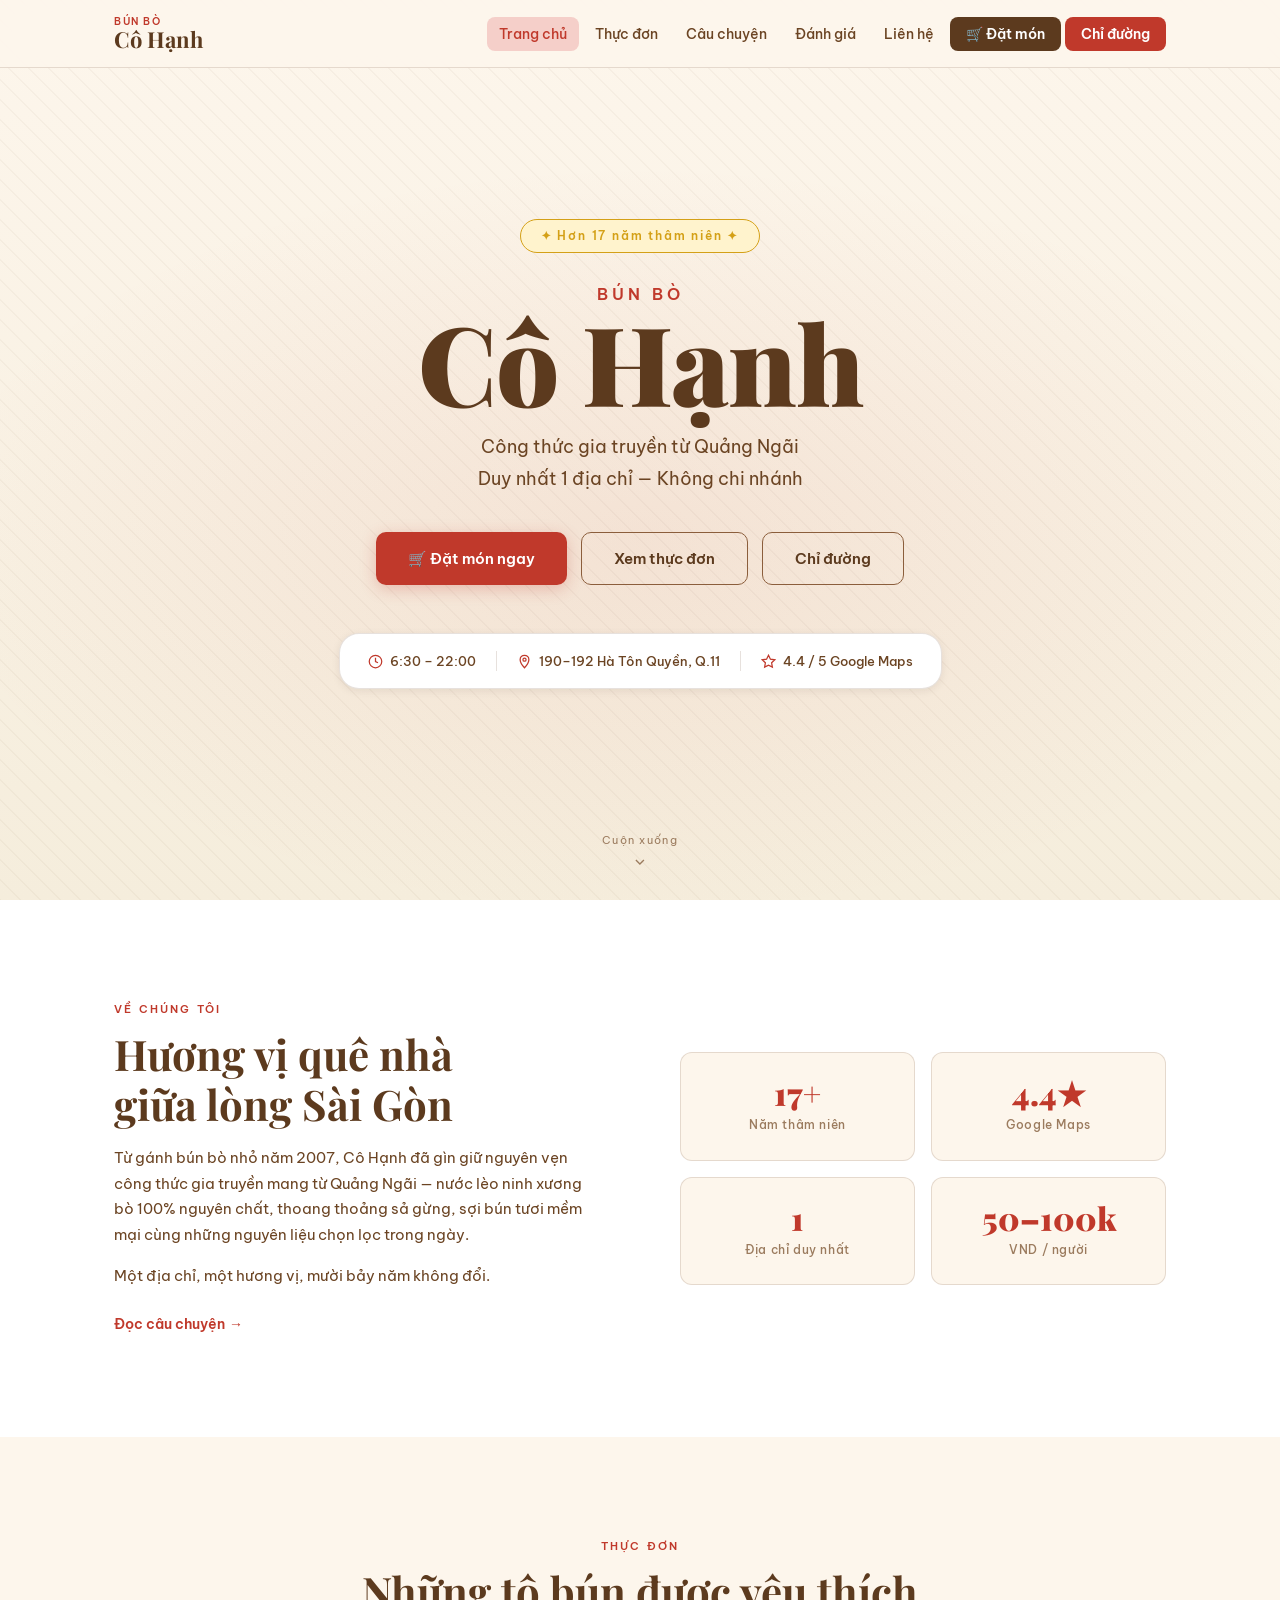
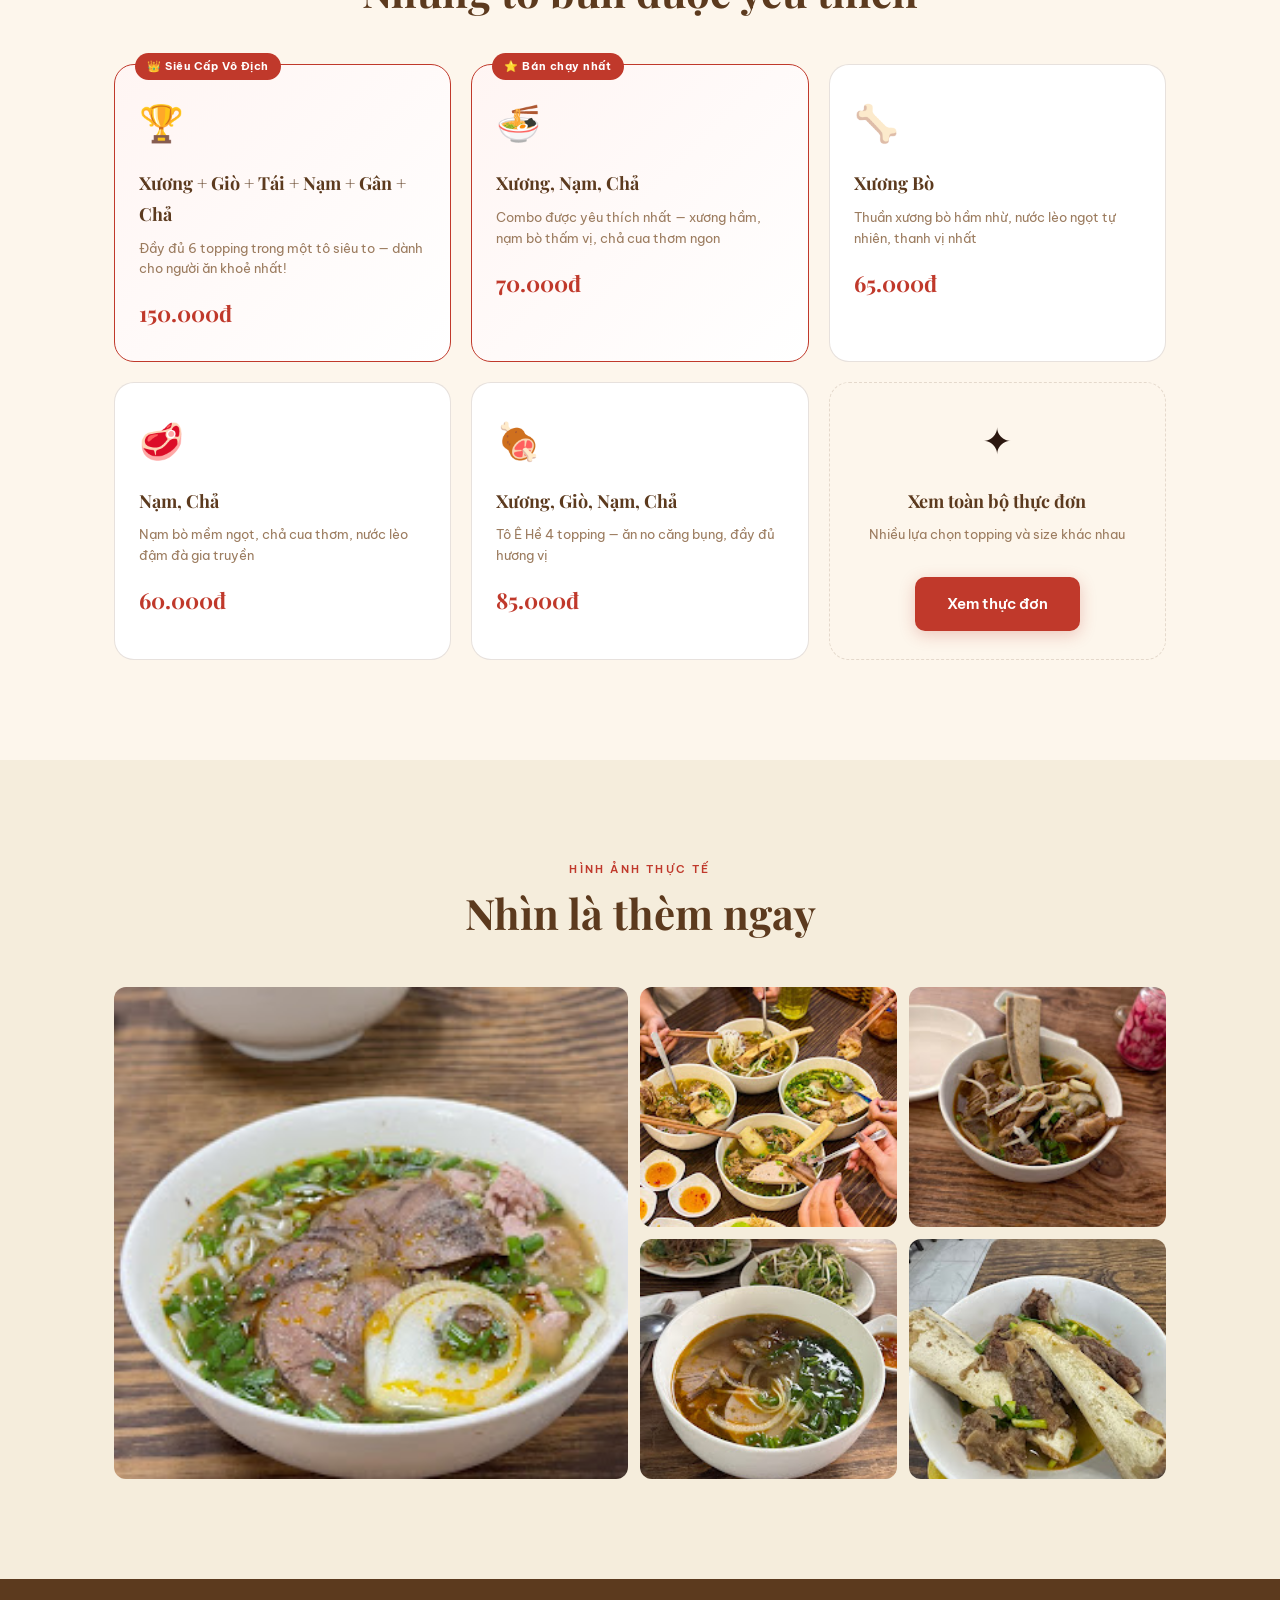
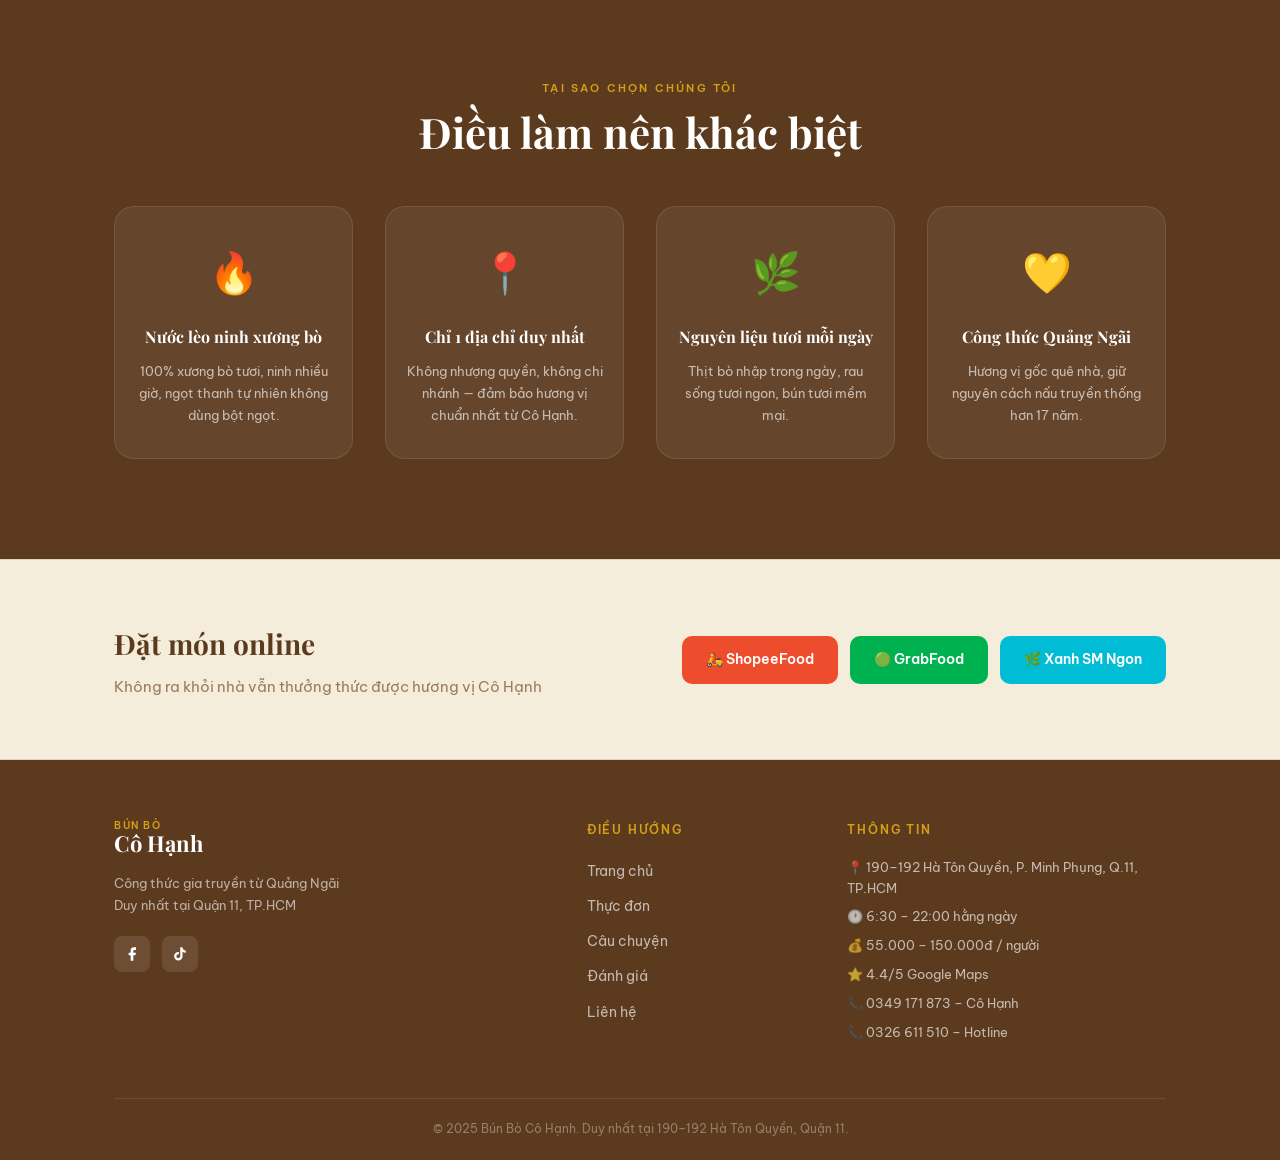
<file: index.html>
<!DOCTYPE html>
<html lang="vi">
<head>
  <meta charset="UTF-8">
  <meta name="viewport" content="width=device-width, initial-scale=1.0">
  <title>Bún Bò Cô Hạnh – Quận 11, TP.HCM</title>
  <meta name="description" content="Bún Bò Cô Hạnh – Công thức gia truyền từ Quảng Ngãi, hơn 17 năm tại Quận 11. Duy nhất 1 địa chỉ, không chi nhánh.">
  <link rel="stylesheet" href="style.css">
  <link rel="preconnect" href="https://fonts.googleapis.com">
  <link href="https://fonts.googleapis.com/css2?family=Playfair+Display:ital,wght@0,700;0,900;1,700&family=Be+Vietnam+Pro:wght@300;400;500;600&display=swap" rel="stylesheet">
</head>
<body>

  <!-- NAV -->
  <nav class="nav" id="nav">
    <div class="nav-inner">
      <a href="index.html" class="logo">
        <span class="logo-vn">BÚN BÒ</span>
        <span class="logo-name">Cô Hạnh</span>
      </a>
      <button class="hamburger" id="hamburger" aria-label="Menu">
        <span></span><span></span><span></span>
      </button>
      <ul class="nav-links" id="nav-links">
        <li><a href="index.html" class="active">Trang chủ</a></li>
        <li><a href="menu.html">Thực đơn</a></li>
        <li><a href="story.html">Câu chuyện</a></li>
        <li><a href="reviews.html">Đánh giá</a></li>
        <li><a href="contact.html">Liên hệ</a></li>
        <li><a href="order.html" class="nav-order">🛒 Đặt món</a></li>
        <li><a href="contact.html" class="nav-cta">Chỉ đường</a></li>
      </ul>
    </div>
  </nav>

  <!-- HERO -->
  <section class="hero">
    <div class="hero-bg">
      <div class="hero-pattern"></div>
    </div>
    <div class="hero-content">
      <div class="hero-badge">✦ Hơn 17 năm thâm niên ✦</div>
      <h1 class="hero-title">
        <span class="hero-title-top">BÚN BÒ</span>
        <span class="hero-title-main">Cô Hạnh</span>
      </h1>
      <p class="hero-sub">Công thức gia truyền từ Quảng Ngãi<br>Duy nhất 1 địa chỉ — Không chi nhánh</p>
      <div class="hero-actions">
        <a href="order.html" class="btn-primary">🛒 Đặt món ngay</a>
        <a href="menu.html" class="btn-secondary">Xem thực đơn</a>
        <a href="contact.html" class="btn-secondary">Chỉ đường</a>
      </div>
      <div class="hero-info-bar">
        <div class="hero-info-item">
          <svg viewBox="0 0 24 24" fill="none" stroke="currentColor" stroke-width="2"><circle cx="12" cy="12" r="10"/><polyline points="12 6 12 12 16 14"/></svg>
          <span>6:30 – 22:00</span>
        </div>
        <div class="hero-info-divider"></div>
        <div class="hero-info-item">
          <svg viewBox="0 0 24 24" fill="none" stroke="currentColor" stroke-width="2"><path d="M12 2C8.13 2 5 5.13 5 9c0 5.25 7 13 7 13s7-7.75 7-13c0-3.87-3.13-7-7-7z"/><circle cx="12" cy="9" r="2.5"/></svg>
          <span>190–192 Hà Tôn Quyền, Q.11</span>
        </div>
        <div class="hero-info-divider"></div>
        <div class="hero-info-item">
          <svg viewBox="0 0 24 24" fill="none" stroke="currentColor" stroke-width="2"><polygon points="12 2 15.09 8.26 22 9.27 17 14.14 18.18 21.02 12 17.77 5.82 21.02 7 14.14 2 9.27 8.91 8.26 12 2"/></svg>
          <span>4.4 / 5 Google Maps</span>
        </div>
      </div>
    </div>
    <div class="hero-scroll-hint">
      <span>Cuộn xuống</span>
      <svg viewBox="0 0 24 24" fill="none" stroke="currentColor" stroke-width="2"><polyline points="6 9 12 15 18 9"/></svg>
    </div>
  </section>

  <!-- ABOUT STRIP -->
  <section class="about-strip">
    <div class="container">
      <div class="about-grid">
        <div class="about-text">
          <div class="section-eyebrow">Về chúng tôi</div>
          <h2 class="section-title">Hương vị quê nhà<br>giữa lòng Sài Gòn</h2>
          <p>Từ gánh bún bò nhỏ năm 2007, Cô Hạnh đã gìn giữ nguyên vẹn công thức gia truyền mang từ Quảng Ngãi — nước lèo ninh xương bò 100% nguyên chất, thoang thoảng sả gừng, sợi bún tươi mềm mại cùng những nguyên liệu chọn lọc trong ngày.</p>
          <p>Một địa chỉ, một hương vị, mười bảy năm không đổi.</p>
          <a href="story.html" class="link-arrow">Đọc câu chuyện <span>→</span></a>
        </div>
        <div class="about-stats">
          <div class="stat-card">
            <div class="stat-num">17+</div>
            <div class="stat-label">Năm thâm niên</div>
          </div>
          <div class="stat-card">
            <div class="stat-num">4.4★</div>
            <div class="stat-label">Google Maps</div>
          </div>
          <div class="stat-card">
            <div class="stat-num">1</div>
            <div class="stat-label">Địa chỉ duy nhất</div>
          </div>
          <div class="stat-card">
            <div class="stat-num">50–100k</div>
            <div class="stat-label">VND / người</div>
          </div>
        </div>
      </div>
    </div>
  </section>

  <!-- MENU PREVIEW -->
  <section class="menu-preview">
    <div class="container">
      <div class="section-header-centered">
        <div class="section-eyebrow">Thực đơn</div>
        <h2 class="section-title">Những tô bún được yêu thích</h2>
      </div>
      <div class="menu-cards">

        <div class="menu-card featured">
          <div class="menu-card-badge">👑 Siêu Cấp Vô Địch</div>
          <div class="menu-card-emoji">🏆</div>
          <h3>Xương + Giò + Tái + Nạm + Gân + Chả</h3>
          <p>Đầy đủ 6 topping trong một tô siêu to — dành cho người ăn khoẻ nhất!</p>
          <div class="menu-card-price">150.000đ</div>
        </div>

        <div class="menu-card featured">
          <div class="menu-card-badge">⭐ Bán chạy nhất</div>
          <div class="menu-card-emoji">🍜</div>
          <h3>Xương, Nạm, Chả</h3>
          <p>Combo được yêu thích nhất — xương hầm, nạm bò thấm vị, chả cua thơm ngon</p>
          <div class="menu-card-price">70.000đ</div>
        </div>

        <div class="menu-card">
          <div class="menu-card-emoji">🦴</div>
          <h3>Xương Bò</h3>
          <p>Thuần xương bò hầm nhừ, nước lèo ngọt tự nhiên, thanh vị nhất</p>
          <div class="menu-card-price">65.000đ</div>
        </div>

        <div class="menu-card">
          <div class="menu-card-emoji">🥩</div>
          <h3>Nạm, Chả</h3>
          <p>Nạm bò mềm ngọt, chả cua thơm, nước lèo đậm đà gia truyền</p>
          <div class="menu-card-price">60.000đ</div>
        </div>

        <div class="menu-card">
          <div class="menu-card-emoji">🍖</div>
          <h3>Xương, Giò, Nạm, Chả</h3>
          <p>Tô Ê Hề 4 topping — ăn no căng bụng, đầy đủ hương vị</p>
          <div class="menu-card-price">85.000đ</div>
        </div>

        <div class="menu-card menu-card-cta">
          <div class="menu-card-emoji">✦</div>
          <h3>Xem toàn bộ thực đơn</h3>
          <p>Nhiều lựa chọn topping và size khác nhau</p>
          <a href="menu.html" class="btn-primary" style="margin-top:1rem;display:inline-block">Xem thực đơn</a>
        </div>

      </div>
    </div>
  </section>

  <!-- PHOTO GALLERY -->
  <section class="gallery-section">
    <div class="container">
      <div class="section-header-centered">
        <div class="section-eyebrow">Hình ảnh thực tế</div>
        <h2 class="section-title">Nhìn là thèm ngay</h2>
      </div>
      <div class="gallery-grid">
        <div class="gallery-item gallery-item--large">
          <img src="images/bowl-1.jpeg" alt="Tô bún bò Cô Hạnh với nạm, tái, chả" loading="lazy">
          <div class="gallery-overlay"><span>Tô nạm, tái, chả</span></div>
        </div>
        <div class="gallery-item">
          <img src="images/bowl-2.jpeg" alt="Nhiều tô bún bò Cô Hạnh trên bàn" loading="lazy">
          <div class="gallery-overlay"><span>Đông vui cùng bạn bè</span></div>
        </div>
        <div class="gallery-item">
          <img src="images/bowl-3.jpeg" alt="Tô bún bò xương giò Cô Hạnh" loading="lazy">
          <div class="gallery-overlay"><span>Tô xương, giò heo</span></div>
        </div>
        <div class="gallery-item">
          <img src="images/bowl-4.jpeg" alt="Tô bún bò nước lèo đậm đà" loading="lazy">
          <div class="gallery-overlay"><span>Nước lèo ninh xương bò</span></div>
        </div>
        <div class="gallery-item">
          <img src="images/bowl-5.jpeg" alt="Bò kho bánh mì Cô Hạnh" loading="lazy">
          <div class="gallery-overlay"><span>Bò kho bánh mì</span></div>
        </div>
      </div>
    </div>
  </section>

  <!-- WHY US -->
  <section class="why-us">
    <div class="container">
      <div class="section-header-centered">
        <div class="section-eyebrow">Tại sao chọn chúng tôi</div>
        <h2 class="section-title">Điều làm nên khác biệt</h2>
      </div>
      <div class="why-grid">
        <div class="why-item">
          <div class="why-icon">🔥</div>
          <h3>Nước lèo ninh xương bò</h3>
          <p>100% xương bò tươi, ninh nhiều giờ, ngọt thanh tự nhiên không dùng bột ngọt.</p>
        </div>
        <div class="why-item">
          <div class="why-icon">📍</div>
          <h3>Chỉ 1 địa chỉ duy nhất</h3>
          <p>Không nhượng quyền, không chi nhánh — đảm bảo hương vị chuẩn nhất từ Cô Hạnh.</p>
        </div>
        <div class="why-item">
          <div class="why-icon">🌿</div>
          <h3>Nguyên liệu tươi mỗi ngày</h3>
          <p>Thịt bò nhập trong ngày, rau sống tươi ngon, bún tươi mềm mại.</p>
        </div>
        <div class="why-item">
          <div class="why-icon">💛</div>
          <h3>Công thức Quảng Ngãi</h3>
          <p>Hương vị gốc quê nhà, giữ nguyên cách nấu truyền thống hơn 17 năm.</p>
        </div>
      </div>
    </div>
  </section>

  <!-- CTA BANNER -->
  <section class="cta-banner">
    <div class="container">
      <div class="cta-inner">
        <div>
          <h2>Đặt món online</h2>
          <p>Không ra khỏi nhà vẫn thưởng thức được hương vị Cô Hạnh</p>
        </div>
        <div class="cta-buttons">
          <a href="https://shopeefood.vn/u/etMS2CG" target="_blank" class="btn-delivery shopeefood">🛵 ShopeeFood</a>
          <a href="https://r.grab.com/g/6-20260529_210311_03A179013CF245B08ACE6A8EB59661BD_MEXMPS-5-C4EHALB1VN5WG6" target="_blank" class="btn-delivery grabfood">🟢 GrabFood</a>
          <a href="https://xanhsmngon.onelink.me/14WJ/dlx24sev" target="_blank" class="btn-delivery greensm">🌿 Xanh SM Ngon</a>
        </div>
      </div>
    </div>
  </section>

  <!-- FOOTER -->
  <footer class="footer">
    <div class="container">
      <div class="footer-grid">
        <div class="footer-brand">
          <div class="logo">
            <span class="logo-vn">BÚN BÒ</span>
            <span class="logo-name">Cô Hạnh</span>
          </div>
          <p>Công thức gia truyền từ Quảng Ngãi<br>Duy nhất tại Quận 11, TP.HCM</p>
          <div class="social-links">
            <a href="https://facebook.com/bunbocohanhngonbore" target="_blank" aria-label="Facebook">
              <svg viewBox="0 0 24 24" fill="currentColor"><path d="M18 2h-3a5 5 0 0 0-5 5v3H7v4h3v8h4v-8h3l1-4h-4V7a1 1 0 0 1 1-1h3z"/></svg>
            </a>
            <a href="https://www.tiktok.com/@bunbocohanhsince2006" target="_blank" aria-label="TikTok">
              <svg viewBox="0 0 24 24" fill="currentColor"><path d="M19.59 6.69a4.83 4.83 0 01-3.77-4.25V2h-3.45v13.67a2.89 2.89 0 01-2.88 2.5 2.89 2.89 0 01-2.89-2.89 2.89 2.89 0 012.89-2.89c.28 0 .54.04.79.1V9.01a6.27 6.27 0 00-.79-.05 6.34 6.34 0 00-6.34 6.34 6.34 6.34 0 006.34 6.34 6.34 6.34 0 006.33-6.34V8.69a8.18 8.18 0 004.78 1.52V6.75a4.85 4.85 0 01-1.01-.06z"/></svg>
            </a>
          </div>
        </div>
        <div class="footer-links">
          <h4>Điều hướng</h4>
          <ul>
            <li><a href="index.html">Trang chủ</a></li>
            <li><a href="menu.html">Thực đơn</a></li>
            <li><a href="story.html">Câu chuyện</a></li>
            <li><a href="reviews.html">Đánh giá</a></li>
            <li><a href="contact.html">Liên hệ</a></li>
          </ul>
        </div>
        <div class="footer-contact">
          <h4>Thông tin</h4>
          <p>📍 190–192 Hà Tôn Quyền, P. Minh Phụng, Q.11, TP.HCM</p>
          <p>🕐 6:30 – 22:00 hằng ngày</p>
          <p>💰 55.000 – 150.000đ / người</p>
          <p>⭐ 4.4/5 Google Maps</p>
          <p>📞 <a href="tel:0349171873" style="color:rgba(255,255,255,0.65)">0349 171 873</a> – Cô Hạnh</p>
          <p>📞 <a href="tel:0326611510" style="color:rgba(255,255,255,0.65)">0326 611 510</a> – Hotline</p>
        </div>
      </div>
      <div class="footer-bottom">
        <p>© 2025 Bún Bò Cô Hạnh. Duy nhất tại 190–192 Hà Tôn Quyền, Quận 11.</p>
      </div>
    </div>
  </footer>

  <script src="main.js"></script>
</body>
</html>
</file>
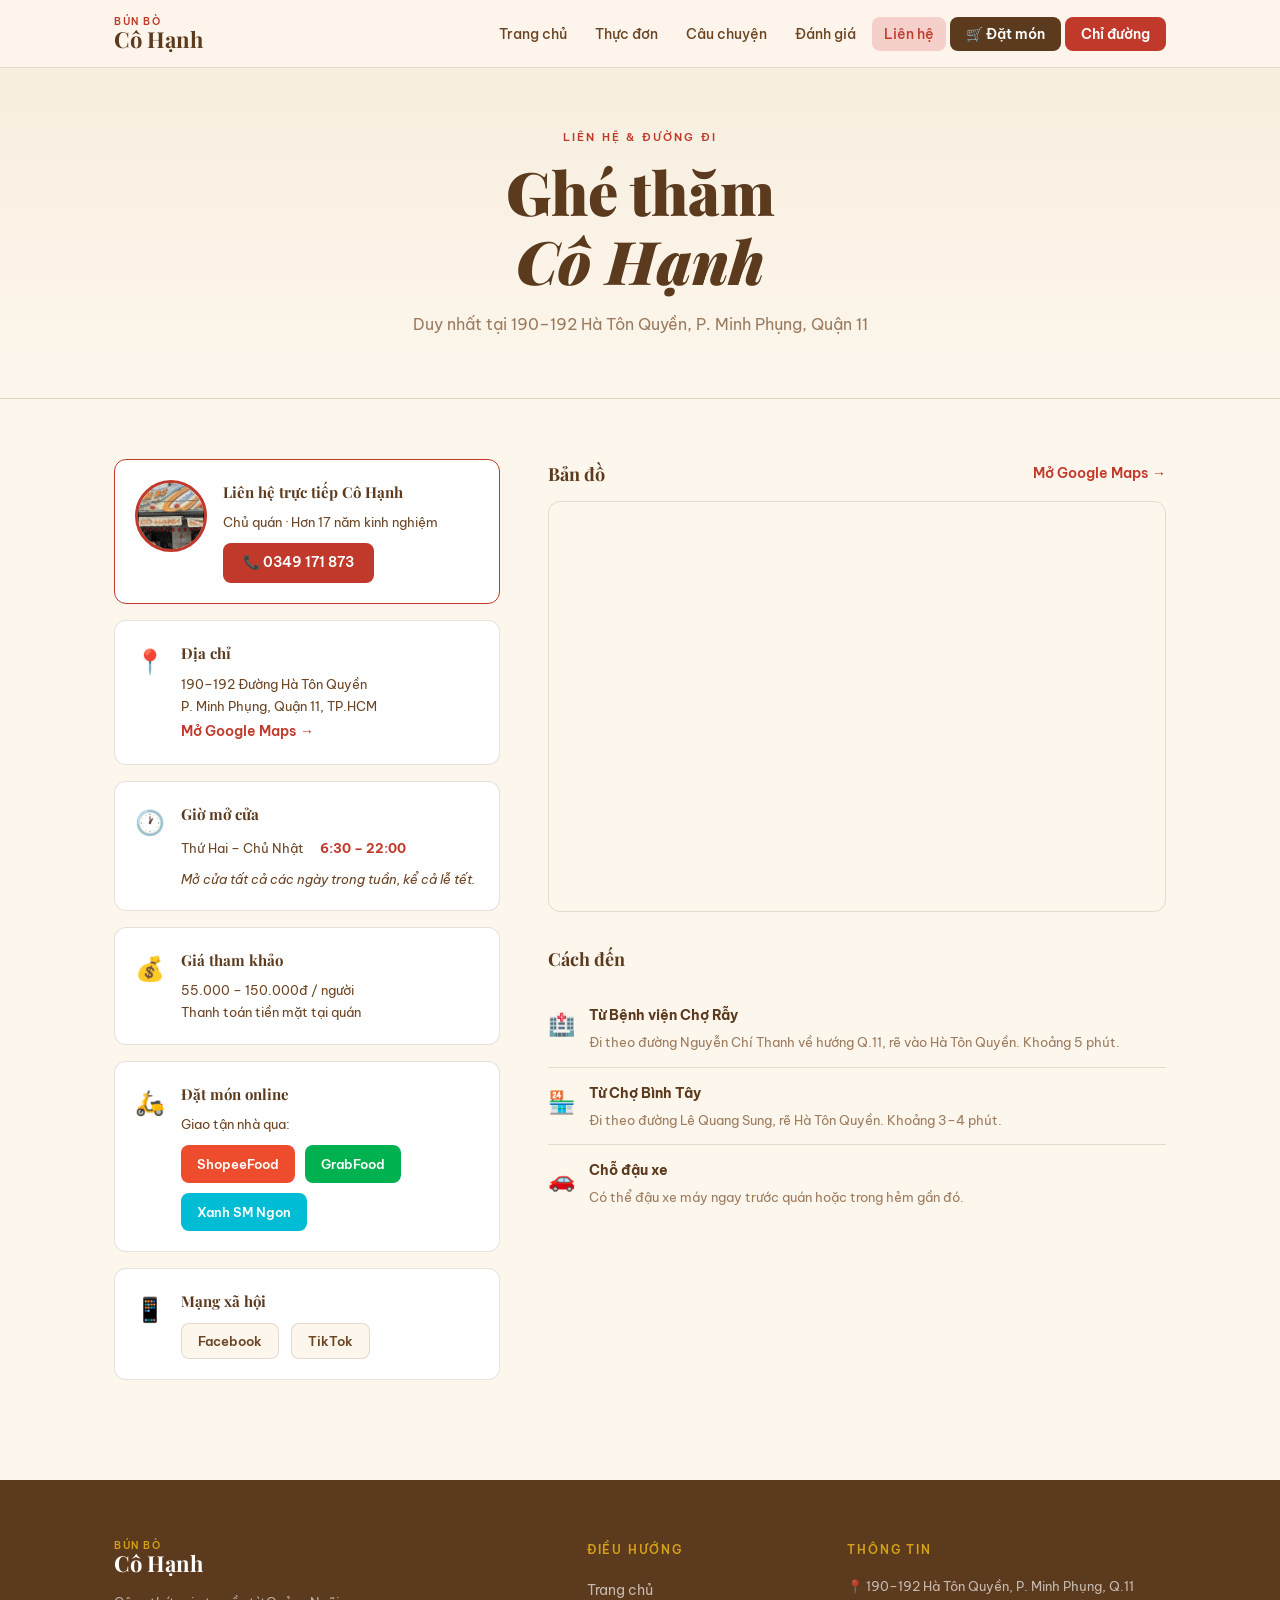
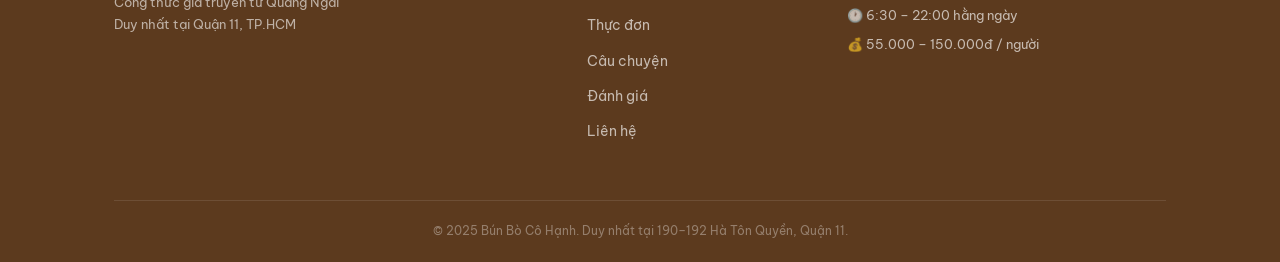
<file: contact.html>
<!DOCTYPE html>
<html lang="vi">
<head>
  <meta charset="UTF-8">
  <meta name="viewport" content="width=device-width, initial-scale=1.0">
  <title>Liên Hệ & Đường Đi – Bún Bò Cô Hạnh</title>
  <link rel="stylesheet" href="style.css">
  <link rel="preconnect" href="https://fonts.googleapis.com">
  <link href="https://fonts.googleapis.com/css2?family=Playfair+Display:ital,wght@0,700;0,900;1,700&family=Be+Vietnam+Pro:wght@300;400;500;600&display=swap" rel="stylesheet">
</head>
<body>

  <nav class="nav" id="nav">
    <div class="nav-inner">
      <a href="index.html" class="logo">
        <span class="logo-vn">BÚN BÒ</span>
        <span class="logo-name">Cô Hạnh</span>
      </a>
      <button class="hamburger" id="hamburger" aria-label="Menu">
        <span></span><span></span><span></span>
      </button>
      <ul class="nav-links" id="nav-links">
        <li><a href="index.html">Trang chủ</a></li>
        <li><a href="menu.html">Thực đơn</a></li>
        <li><a href="story.html">Câu chuyện</a></li>
        <li><a href="reviews.html">Đánh giá</a></li>
        <li><a href="contact.html" class="active">Liên hệ</a></li>
        <li><a href="order.html" class="nav-order">🛒 Đặt món</a></li>
        <li><a href="contact.html" class="nav-cta">Chỉ đường</a></li>
      </ul>
    </div>
  </nav>

  <section class="page-hero">
    <div class="container">
      <div class="section-eyebrow">Liên hệ & Đường đi</div>
      <h1 class="page-hero-title">Ghé thăm<br><em>Cô Hạnh</em></h1>
      <p class="page-hero-sub">Duy nhất tại 190–192 Hà Tôn Quyền, P. Minh Phụng, Quận 11</p>
    </div>
  </section>

  <section class="contact-page">
    <div class="container">
      <div class="contact-grid">

        <!-- Info cards -->
        <div class="contact-info">

          <div class="contact-card owner-card">
            <img src="images/cohanh-owner.png" alt="Cô Hạnh - chủ quán" class="owner-photo">
            <div>
              <h3>Liên hệ trực tiếp Cô Hạnh</h3>
              <p>Chủ quán · Hơn 17 năm kinh nghiệm</p>
              <a href="tel:0349171873" class="btn-phone">📞 0349 171 873</a>
            </div>
          </div>

          <div class="contact-card">
            <div class="cc-icon">📍</div>
            <div>
              <h3>Địa chỉ</h3>
              <p>190–192 Đường Hà Tôn Quyền<br>P. Minh Phụng, Quận 11, TP.HCM</p>
              <a href="https://maps.google.com/?q=190+Ha+Ton+Quyen+Quan+11+Ho+Chi+Minh" target="_blank" class="link-arrow">Mở Google Maps <span>→</span></a>
            </div>
          </div>

          <div class="contact-card">
            <div class="cc-icon">🕐</div>
            <div>
              <h3>Giờ mở cửa</h3>
              <table class="hours-table">
                <tr><td>Thứ Hai – Chủ Nhật</td><td><strong>6:30 – 22:00</strong></td></tr>
              </table>
              <p class="hours-note">Mở cửa tất cả các ngày trong tuần, kể cả lễ tết.</p>
            </div>
          </div>

          <div class="contact-card">
            <div class="cc-icon">💰</div>
            <div>
              <h3>Giá tham khảo</h3>
              <p>55.000 – 150.000đ / người<br>Thanh toán tiền mặt tại quán</p>
            </div>
          </div>

          <div class="contact-card">
            <div class="cc-icon">🛵</div>
            <div>
              <h3>Đặt món online</h3>
              <p>Giao tận nhà qua:</p>
              <div style="display:flex;gap:10px;margin-top:10px;flex-wrap:wrap">
                <a href="https://shopeefood.vn/u/etMS2CG" target="_blank" class="btn-delivery-sm shopeefood">ShopeeFood</a>
                <a href="https://r.grab.com/g/6-20260529_210311_03A179013CF245B08ACE6A8EB59661BD_MEXMPS-5-C4EHALB1VN5WG6" target="_blank" class="btn-delivery-sm grabfood">GrabFood</a>
                <a href="https://xanhsmngon.onelink.me/14WJ/dlx24sev" target="_blank" class="btn-delivery-sm greensm">Xanh SM Ngon</a>
              </div>
            </div>
          </div>

          <div class="contact-card">
            <div class="cc-icon">📱</div>
            <div>
              <h3>Mạng xã hội</h3>
              <div style="display:flex;gap:12px;margin-top:8px">
                <a href="https://facebook.com/bunbocohanhngonbore" target="_blank" class="social-btn">Facebook</a>
                <a href="https://www.tiktok.com/@bunbocohanhsince2006" target="_blank" class="social-btn">TikTok</a>
              </div>
            </div>
          </div>

        </div>

        <!-- Map -->
        <div class="contact-map-wrap">
          <div class="map-header">
            <h3>Bản đồ</h3>
            <a href="https://maps.google.com/?q=190+Ha+Ton+Quyen+Phuong+6+Quan+11+Ho+Chi+Minh" target="_blank" class="link-arrow">Mở Google Maps <span>→</span></a>
          </div>
          <div class="map-embed">
            <iframe
              src="https://www.google.com/maps/embed?pb=!1m18!1m12!1m3!1d3919.6!2d106.6534!3d10.7553!2m3!1f0!2f0!3f0!3m2!1i1024!2i768!4f13.1!3m3!1m2!1s0x31752f1b5dc4b5b5%3A0x0!2s190+H%C3%A0+T%C3%B4n+Quy%E1%BB%81n%2C+Ph%C6%B0%E1%BB%9Dng+6%2C+Qu%E1%BA%ADn+11%2C+Th%C3%A0nh+ph%E1%BB%91+H%E1%BB%93+Ch%C3%AD+Minh!5e0!3m2!1svi!2svn!4v1"
              width="100%" height="400" style="border:0;border-radius:12px" allowfullscreen="" loading="lazy">
            </iframe>
          </div>

          <!-- Directions -->
          <div class="directions">
            <h3>Cách đến</h3>
            <div class="direction-item">
              <div class="dir-icon">🏥</div>
              <div>
                <strong>Từ Bệnh viện Chợ Rẫy</strong>
                <p>Đi theo đường Nguyễn Chí Thanh về hướng Q.11, rẽ vào Hà Tôn Quyền. Khoảng 5 phút.</p>
              </div>
            </div>
            <div class="direction-item">
              <div class="dir-icon">🏪</div>
              <div>
                <strong>Từ Chợ Bình Tây</strong>
                <p>Đi theo đường Lê Quang Sung, rẽ Hà Tôn Quyền. Khoảng 3–4 phút.</p>
              </div>
            </div>
            <div class="direction-item">
              <div class="dir-icon">🚗</div>
              <div>
                <strong>Chỗ đậu xe</strong>
                <p>Có thể đậu xe máy ngay trước quán hoặc trong hẻm gần đó.</p>
              </div>
            </div>
          </div>
        </div>

      </div>
    </div>
  </section>

  <footer class="footer">
    <div class="container">
      <div class="footer-grid">
        <div class="footer-brand">
          <div class="logo"><span class="logo-vn">BÚN BÒ</span><span class="logo-name">Cô Hạnh</span></div>
          <p>Công thức gia truyền từ Quảng Ngãi<br>Duy nhất tại Quận 11, TP.HCM</p>
        </div>
        <div class="footer-links">
          <h4>Điều hướng</h4>
          <ul>
            <li><a href="index.html">Trang chủ</a></li>
            <li><a href="menu.html">Thực đơn</a></li>
            <li><a href="story.html">Câu chuyện</a></li>
            <li><a href="reviews.html">Đánh giá</a></li>
            <li><a href="contact.html">Liên hệ</a></li>
          </ul>
        </div>
        <div class="footer-contact">
          <h4>Thông tin</h4>
          <p>📍 190–192 Hà Tôn Quyền, P. Minh Phụng, Q.11</p>
          <p>🕐 6:30 – 22:00 hằng ngày</p>
          <p>💰 55.000 – 150.000đ / người</p>
        </div>
      </div>
      <div class="footer-bottom">
        <p>© 2025 Bún Bò Cô Hạnh. Duy nhất tại 190–192 Hà Tôn Quyền, Quận 11.</p>
      </div>
    </div>
  </footer>

  <script src="main.js"></script>
</body>
</html>
</file>
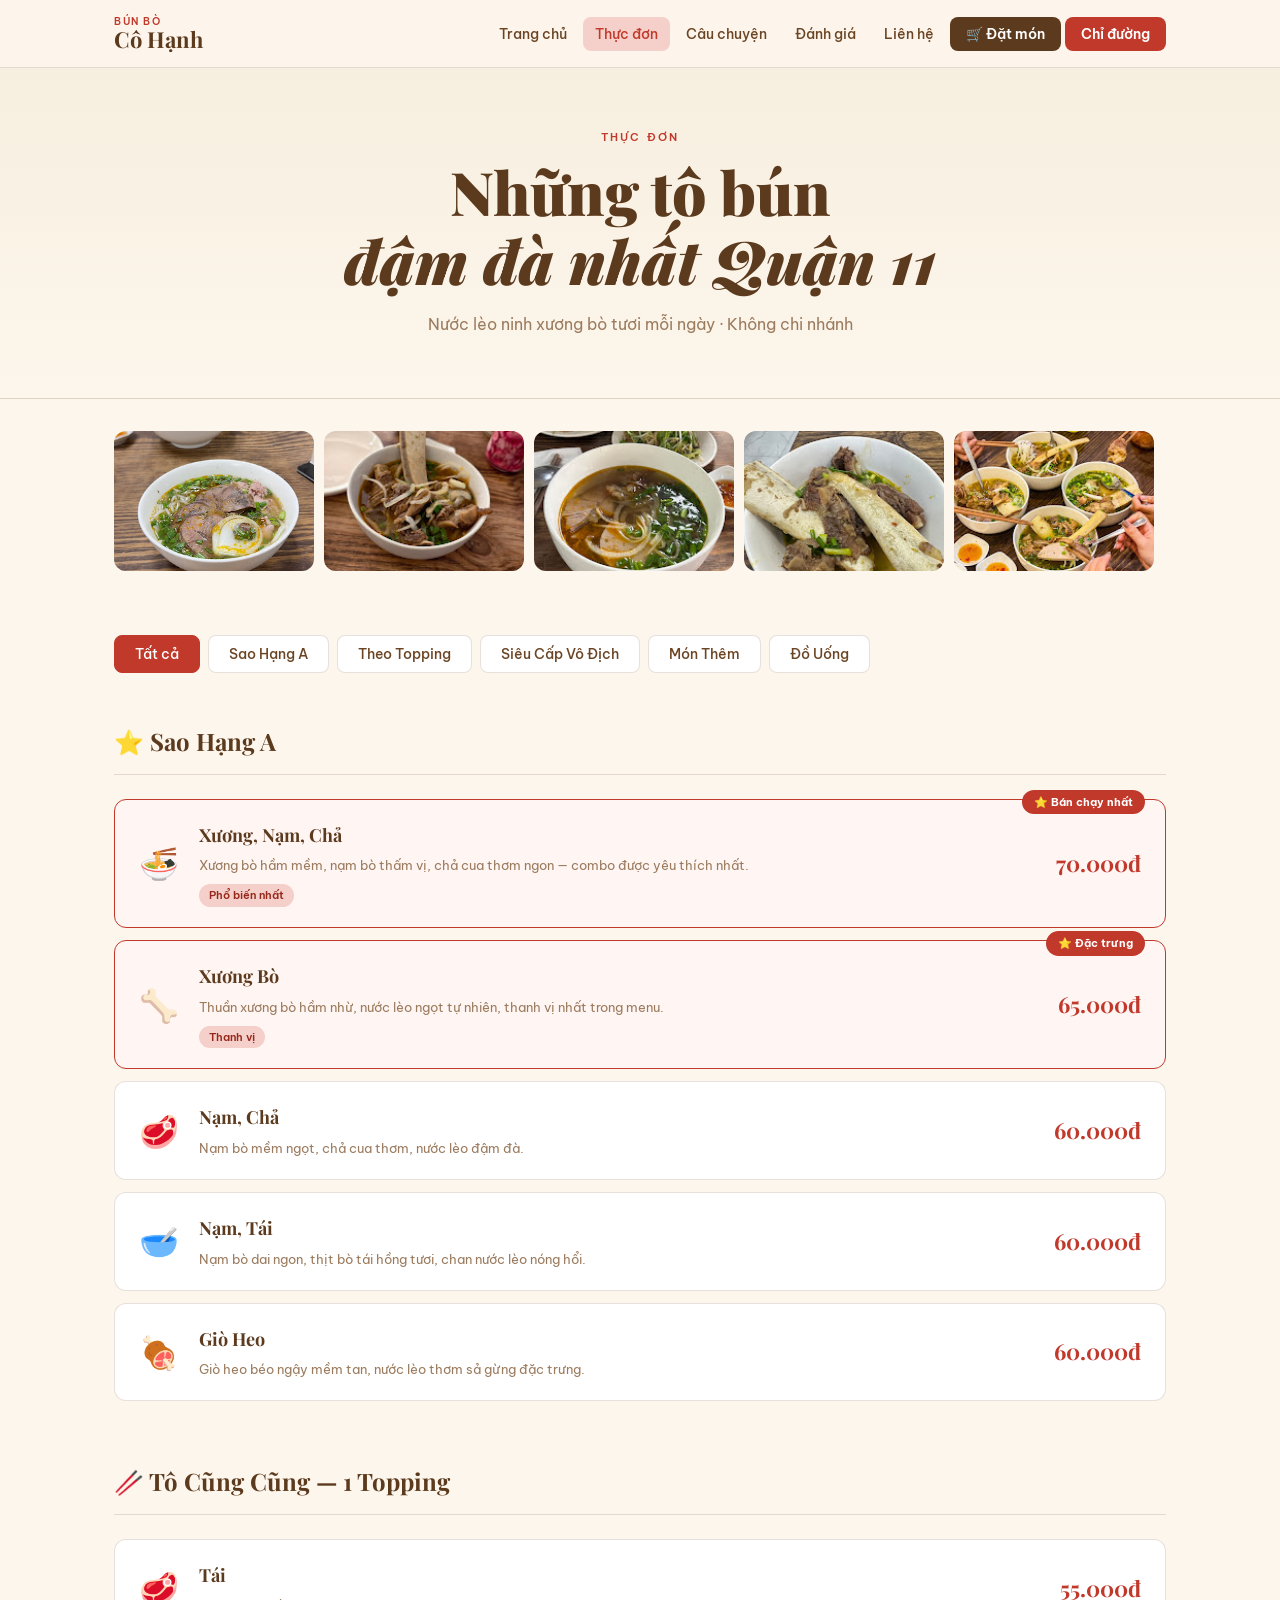
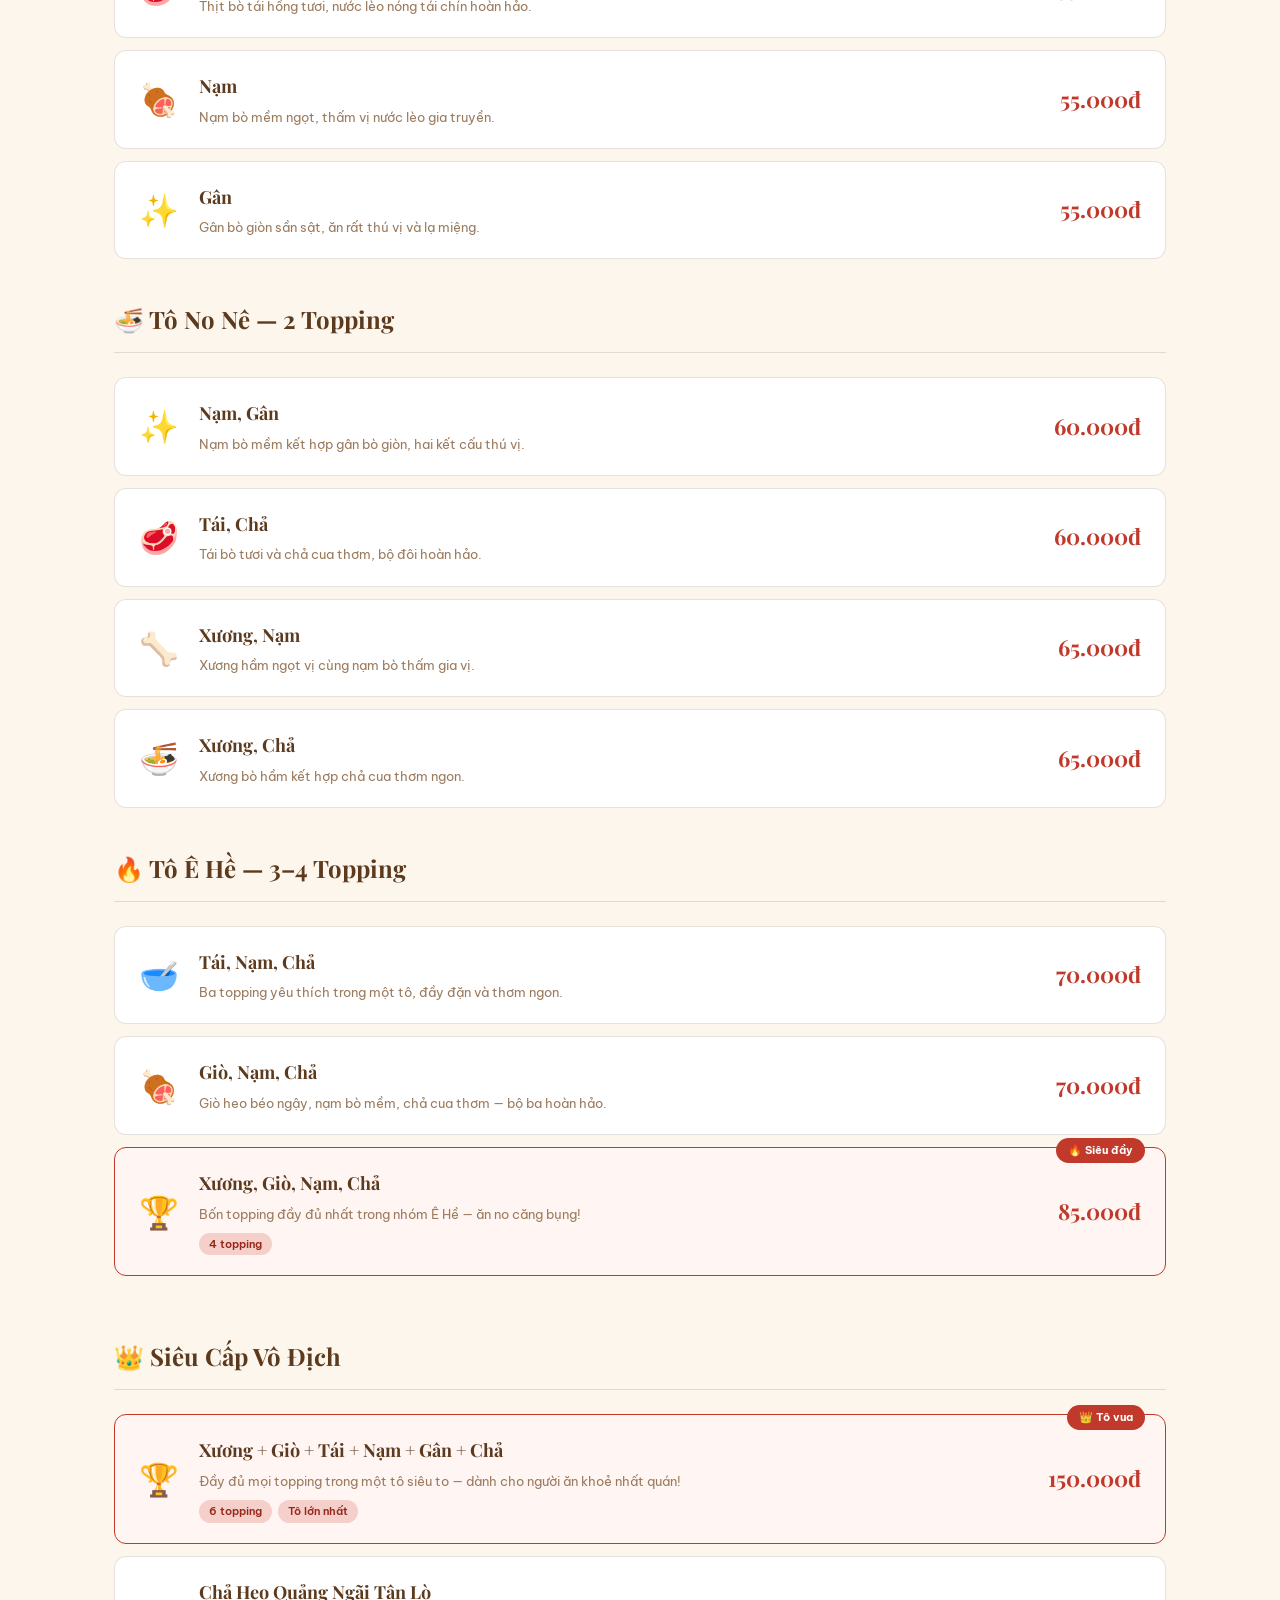
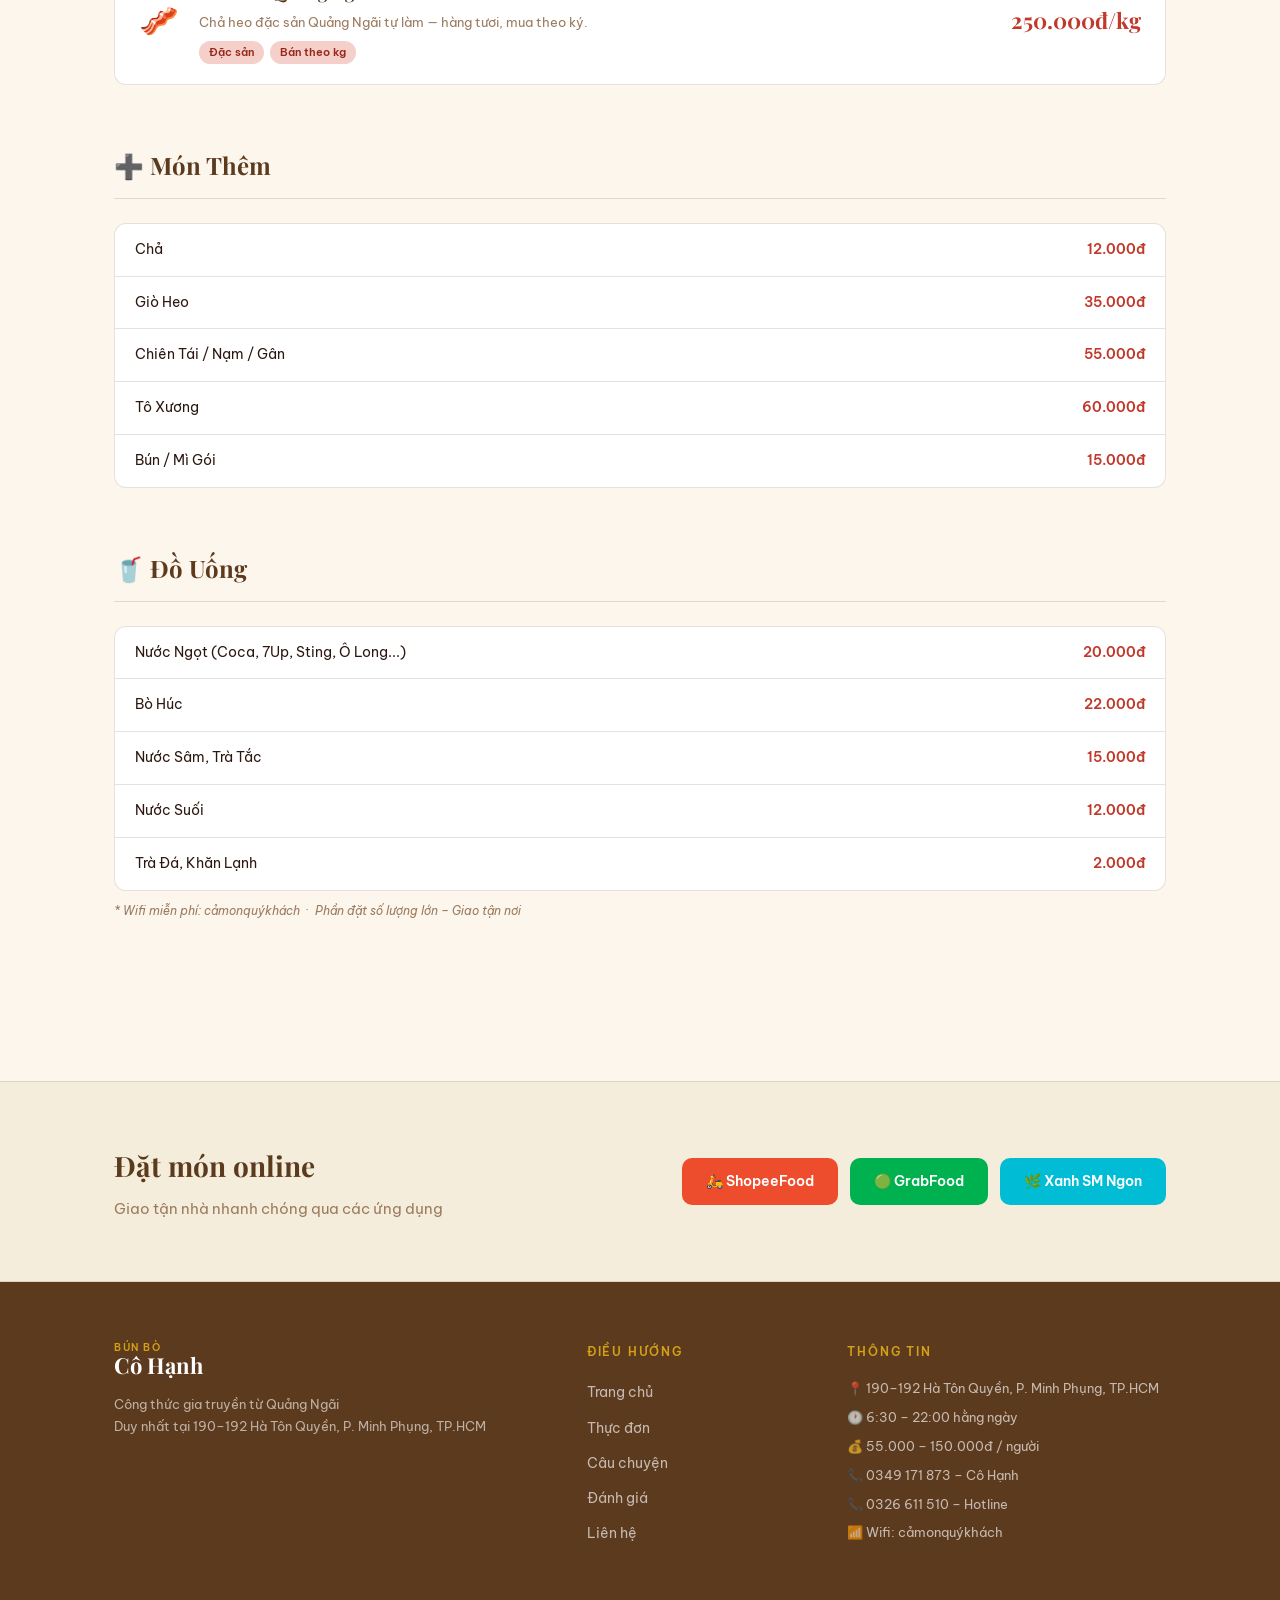
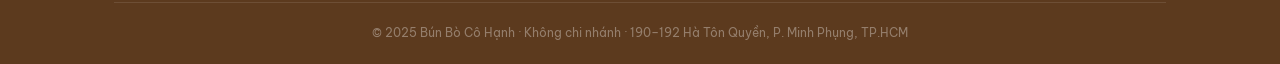
<file: menu.html>
<!DOCTYPE html>
<html lang="vi">
<head>
  <meta charset="UTF-8">
  <meta name="viewport" content="width=device-width, initial-scale=1.0">
  <title>Thực Đơn – Bún Bò Cô Hạnh</title>
  <meta name="description" content="Thực đơn đầy đủ của Bún Bò Cô Hạnh – các tô bún bò gia truyền, giá từ 55k–150k. 190-192 Hà Tôn Quyền, P. Minh Phụng, TP.HCM">
  <link rel="stylesheet" href="style.css">
  <link rel="preconnect" href="https://fonts.googleapis.com">
  <link href="https://fonts.googleapis.com/css2?family=Playfair+Display:ital,wght@0,700;0,900;1,700&family=Be+Vietnam+Pro:wght@300;400;500;600&display=swap" rel="stylesheet">
</head>
<body>

  <nav class="nav" id="nav">
    <div class="nav-inner">
      <a href="index.html" class="logo">
        <span class="logo-vn">BÚN BÒ</span>
        <span class="logo-name">Cô Hạnh</span>
      </a>
      <button class="hamburger" id="hamburger" aria-label="Menu">
        <span></span><span></span><span></span>
      </button>
      <ul class="nav-links" id="nav-links">
        <li><a href="index.html">Trang chủ</a></li>
        <li><a href="menu.html" class="active">Thực đơn</a></li>
        <li><a href="story.html">Câu chuyện</a></li>
        <li><a href="reviews.html">Đánh giá</a></li>
        <li><a href="contact.html">Liên hệ</a></li>
        <li><a href="order.html" class="nav-order">🛒 Đặt món</a></li>
        <li><a href="contact.html" class="nav-cta">Chỉ đường</a></li>
      </ul>
    </div>
  </nav>

  <section class="page-hero">
    <div class="container">
      <div class="section-eyebrow">Thực đơn</div>
      <h1 class="page-hero-title">Những tô bún<br><em>đậm đà nhất Quận 11</em></h1>
      <p class="page-hero-sub">Nước lèo ninh xương bò tươi mỗi ngày · Không chi nhánh</p>
    </div>
  </section>

  <!-- Photo strip on menu page -->
  <section class="menu-photos">
    <div class="container">
      <div class="menu-photo-strip">
        <div class="mps-item"><img src="images/bowl-1.jpeg" alt="Tô bún bò nạm tái chả"></div>
        <div class="mps-item"><img src="images/bowl-3.jpeg" alt="Tô xương giò heo"></div>
        <div class="mps-item"><img src="images/bowl-4.jpeg" alt="Nước lèo đậm đà"></div>
        <div class="mps-item"><img src="images/bowl-5.jpeg" alt="Bò kho bánh mì"></div>
        <div class="mps-item"><img src="images/bowl-2.jpeg" alt="Nhiều tô trên bàn"></div>
      </div>
    </div>
  </section>

  <section class="menu-page">
    <div class="container">

      <!-- Filter tabs -->
      <div class="menu-tabs">
        <button class="tab-btn active" data-cat="all">Tất cả</button>
        <button class="tab-btn" data-cat="hang-a">Sao Hạng A</button>
        <button class="tab-btn" data-cat="topping">Theo Topping</button>
        <button class="tab-btn" data-cat="sieu-cap">Siêu Cấp Vô Địch</button>
        <button class="tab-btn" data-cat="them">Món Thêm</button>
        <button class="tab-btn" data-cat="drink">Đồ Uống</button>
      </div>

      <!-- SAO HẠNG A -->
      <div class="menu-section" data-cat="hang-a">
        <h2 class="menu-section-title">⭐ Sao Hạng A</h2>
        <div class="menu-full-grid">

          <div class="menu-full-card featured-card">
            <div class="mfc-badge">⭐ Bán chạy nhất</div>
            <div class="mfc-emoji">🍜</div>
            <div class="mfc-info">
              <h3>Xương, Nạm, Chả</h3>
              <p>Xương bò hầm mềm, nạm bò thấm vị, chả cua thơm ngon — combo được yêu thích nhất.</p>
              <div class="mfc-tags"><span class="mfc-tag">Phổ biến nhất</span></div>
            </div>
            <div class="mfc-price">70.000đ</div>
          </div>

          <div class="menu-full-card featured-card">
            <div class="mfc-badge">⭐ Đặc trưng</div>
            <div class="mfc-emoji">🦴</div>
            <div class="mfc-info">
              <h3>Xương Bò</h3>
              <p>Thuần xương bò hầm nhừ, nước lèo ngọt tự nhiên, thanh vị nhất trong menu.</p>
              <div class="mfc-tags"><span class="mfc-tag">Thanh vị</span></div>
            </div>
            <div class="mfc-price">65.000đ</div>
          </div>

          <div class="menu-full-card">
            <div class="mfc-emoji">🥩</div>
            <div class="mfc-info">
              <h3>Nạm, Chả</h3>
              <p>Nạm bò mềm ngọt, chả cua thơm, nước lèo đậm đà.</p>
            </div>
            <div class="mfc-price">60.000đ</div>
          </div>

          <div class="menu-full-card">
            <div class="mfc-emoji">🥣</div>
            <div class="mfc-info">
              <h3>Nạm, Tái</h3>
              <p>Nạm bò dai ngon, thịt bò tái hồng tươi, chan nước lèo nóng hổi.</p>
            </div>
            <div class="mfc-price">60.000đ</div>
          </div>

          <div class="menu-full-card">
            <div class="mfc-emoji">🍖</div>
            <div class="mfc-info">
              <h3>Giò Heo</h3>
              <p>Giò heo béo ngậy mềm tan, nước lèo thơm sả gừng đặc trưng.</p>
            </div>
            <div class="mfc-price">60.000đ</div>
          </div>

        </div>
      </div>

      <!-- TÔ CŨNG CŨNG — 1 TOPPING -->
      <div class="menu-section" data-cat="topping">
        <h2 class="menu-section-title">🥢 Tô Cũng Cũng — 1 Topping</h2>
        <div class="menu-full-grid">

          <div class="menu-full-card">
            <div class="mfc-emoji">🥩</div>
            <div class="mfc-info"><h3>Tái</h3><p>Thịt bò tái hồng tươi, nước lèo nóng tái chín hoàn hảo.</p></div>
            <div class="mfc-price">55.000đ</div>
          </div>

          <div class="menu-full-card">
            <div class="mfc-emoji">🍖</div>
            <div class="mfc-info"><h3>Nạm</h3><p>Nạm bò mềm ngọt, thấm vị nước lèo gia truyền.</p></div>
            <div class="mfc-price">55.000đ</div>
          </div>

          <div class="menu-full-card">
            <div class="mfc-emoji">✨</div>
            <div class="mfc-info"><h3>Gân</h3><p>Gân bò giòn sần sật, ăn rất thú vị và lạ miệng.</p></div>
            <div class="mfc-price">55.000đ</div>
          </div>

        </div>

        <!-- TÔ NO NÊ — 2 TOPPING -->
        <h2 class="menu-section-title" style="margin-top:40px">🍜 Tô No Nê — 2 Topping</h2>
        <div class="menu-full-grid">

          <div class="menu-full-card">
            <div class="mfc-emoji">✨</div>
            <div class="mfc-info"><h3>Nạm, Gân</h3><p>Nạm bò mềm kết hợp gân bò giòn, hai kết cấu thú vị.</p></div>
            <div class="mfc-price">60.000đ</div>
          </div>

          <div class="menu-full-card">
            <div class="mfc-emoji">🥩</div>
            <div class="mfc-info"><h3>Tái, Chả</h3><p>Tái bò tươi và chả cua thơm, bộ đôi hoàn hảo.</p></div>
            <div class="mfc-price">60.000đ</div>
          </div>

          <div class="menu-full-card">
            <div class="mfc-emoji">🦴</div>
            <div class="mfc-info"><h3>Xương, Nạm</h3><p>Xương hầm ngọt vị cùng nạm bò thấm gia vị.</p></div>
            <div class="mfc-price">65.000đ</div>
          </div>

          <div class="menu-full-card">
            <div class="mfc-emoji">🍜</div>
            <div class="mfc-info"><h3>Xương, Chả</h3><p>Xương bò hầm kết hợp chả cua thơm ngon.</p></div>
            <div class="mfc-price">65.000đ</div>
          </div>

        </div>

        <!-- TÔ Ê HỀ — 3-4 TOPPING -->
        <h2 class="menu-section-title" style="margin-top:40px">🔥 Tô Ê Hề — 3–4 Topping</h2>
        <div class="menu-full-grid">

          <div class="menu-full-card">
            <div class="mfc-emoji">🥣</div>
            <div class="mfc-info"><h3>Tái, Nạm, Chả</h3><p>Ba topping yêu thích trong một tô, đầy đặn và thơm ngon.</p></div>
            <div class="mfc-price">70.000đ</div>
          </div>

          <div class="menu-full-card">
            <div class="mfc-emoji">🍖</div>
            <div class="mfc-info"><h3>Giò, Nạm, Chả</h3><p>Giò heo béo ngậy, nạm bò mềm, chả cua thơm — bộ ba hoàn hảo.</p></div>
            <div class="mfc-price">70.000đ</div>
          </div>

          <div class="menu-full-card featured-card">
            <div class="mfc-badge">🔥 Siêu đầy</div>
            <div class="mfc-emoji">🏆</div>
            <div class="mfc-info">
              <h3>Xương, Giò, Nạm, Chả</h3>
              <p>Bốn topping đầy đủ nhất trong nhóm Ê Hề — ăn no căng bụng!</p>
              <div class="mfc-tags"><span class="mfc-tag">4 topping</span></div>
            </div>
            <div class="mfc-price">85.000đ</div>
          </div>

        </div>
      </div>

      <!-- SIÊU CẤP VÔ ĐỊCH -->
      <div class="menu-section" data-cat="sieu-cap">
        <h2 class="menu-section-title">👑 Siêu Cấp Vô Địch</h2>
        <div class="menu-full-grid">

          <div class="menu-full-card featured-card">
            <div class="mfc-badge">👑 Tô vua</div>
            <div class="mfc-emoji">🏆</div>
            <div class="mfc-info">
              <h3>Xương + Giò + Tái + Nạm + Gân + Chả</h3>
              <p>Đầy đủ mọi topping trong một tô siêu to — dành cho người ăn khoẻ nhất quán!</p>
              <div class="mfc-tags"><span class="mfc-tag">6 topping</span><span class="mfc-tag">Tô lớn nhất</span></div>
            </div>
            <div class="mfc-price">150.000đ</div>
          </div>

          <div class="menu-full-card">
            <div class="mfc-emoji">🥓</div>
            <div class="mfc-info">
              <h3>Chả Heo Quảng Ngãi Tân Lò</h3>
              <p>Chả heo đặc sản Quảng Ngãi tự làm — hàng tươi, mua theo ký.</p>
              <div class="mfc-tags"><span class="mfc-tag">Đặc sản</span><span class="mfc-tag">Bán theo kg</span></div>
            </div>
            <div class="mfc-price">250.000đ/kg</div>
          </div>

        </div>
      </div>

      <!-- MÓN THÊM -->
      <div class="menu-section" data-cat="them">
        <h2 class="menu-section-title">➕ Món Thêm</h2>
        <div class="addon-grid">
          <div class="addon-item"><span>Chả</span><span>12.000đ</span></div>
          <div class="addon-item"><span>Giò Heo</span><span>35.000đ</span></div>
          <div class="addon-item"><span>Chiên Tái / Nạm / Gân</span><span>55.000đ</span></div>
          <div class="addon-item"><span>Tô Xương</span><span>60.000đ</span></div>
          <div class="addon-item"><span>Bún / Mì Gói</span><span>15.000đ</span></div>
        </div>
      </div>

      <!-- ĐỒ UỐNG -->
      <div class="menu-section" data-cat="drink">
        <h2 class="menu-section-title">🥤 Đồ Uống</h2>
        <div class="addon-grid">
          <div class="addon-item"><span>Nước Ngọt (Coca, 7Up, Sting, Ô Long...)</span><span>20.000đ</span></div>
          <div class="addon-item"><span>Bò Húc</span><span>22.000đ</span></div>
          <div class="addon-item"><span>Nước Sâm, Trà Tắc</span><span>15.000đ</span></div>
          <div class="addon-item"><span>Nước Suối</span><span>12.000đ</span></div>
          <div class="addon-item"><span>Trà Đá, Khăn Lạnh</span><span>2.000đ</span></div>
        </div>
        <p class="addon-note">* Wifi miễn phí: cảmonquýkhách &nbsp;·&nbsp; Phần đặt số lượng lớn – Giao tận nơi</p>
      </div>

    </div>
  </section>

  <!-- Order online -->
  <section class="cta-banner">
    <div class="container">
      <div class="cta-inner">
        <div>
          <h2>Đặt món online</h2>
          <p>Giao tận nhà nhanh chóng qua các ứng dụng</p>
        </div>
        <div class="cta-buttons">
          <a href="https://shopeefood.vn/u/etMS2CG" target="_blank" class="btn-delivery shopeefood">🛵 ShopeeFood</a>
          <a href="https://r.grab.com/g/6-20260529_210311_03A179013CF245B08ACE6A8EB59661BD_MEXMPS-5-C4EHALB1VN5WG6" target="_blank" class="btn-delivery grabfood">🟢 GrabFood</a>
          <a href="https://xanhsmngon.onelink.me/14WJ/dlx24sev" target="_blank" class="btn-delivery greensm">🌿 Xanh SM Ngon</a>
        </div>
      </div>
    </div>
  </section>

  <footer class="footer">
    <div class="container">
      <div class="footer-grid">
        <div class="footer-brand">
          <div class="logo"><span class="logo-vn">BÚN BÒ</span><span class="logo-name">Cô Hạnh</span></div>
          <p>Công thức gia truyền từ Quảng Ngãi<br>Duy nhất tại 190–192 Hà Tôn Quyền, P. Minh Phụng, TP.HCM</p>
        </div>
        <div class="footer-links">
          <h4>Điều hướng</h4>
          <ul>
            <li><a href="index.html">Trang chủ</a></li>
            <li><a href="menu.html">Thực đơn</a></li>
            <li><a href="story.html">Câu chuyện</a></li>
            <li><a href="reviews.html">Đánh giá</a></li>
            <li><a href="contact.html">Liên hệ</a></li>
          </ul>
        </div>
        <div class="footer-contact">
          <h4>Thông tin</h4>
          <p>📍 190–192 Hà Tôn Quyền, P. Minh Phụng, TP.HCM</p>
          <p>🕐 6:30 – 22:00 hằng ngày</p>
          <p>💰 55.000 – 150.000đ / người</p>
          <p>📞 <a href="tel:0349171873" style="color:rgba(255,255,255,0.65)">0349 171 873</a> – Cô Hạnh</p>
          <p>📞 <a href="tel:0326611510" style="color:rgba(255,255,255,0.65)">0326 611 510</a> – Hotline</p>
          <p>📶 Wifi: cảmonquýkhách</p>
        </div>
      </div>
      <div class="footer-bottom">
        <p>© 2025 Bún Bò Cô Hạnh · Không chi nhánh · 190–192 Hà Tôn Quyền, P. Minh Phụng, TP.HCM</p>
      </div>
    </div>
  </footer>

  <script src="main.js"></script>
  <script>
    const tabs = document.querySelectorAll('.tab-btn');
    const sections = document.querySelectorAll('.menu-section');
    tabs.forEach(btn => {
      btn.addEventListener('click', () => {
        tabs.forEach(t => t.classList.remove('active'));
        btn.classList.add('active');
        const cat = btn.dataset.cat;
        sections.forEach(s => {
          s.style.display = (cat === 'all' || s.dataset.cat === cat) ? 'block' : 'none';
        });
      });
    });
  </script>
</body>
</html>
</file>
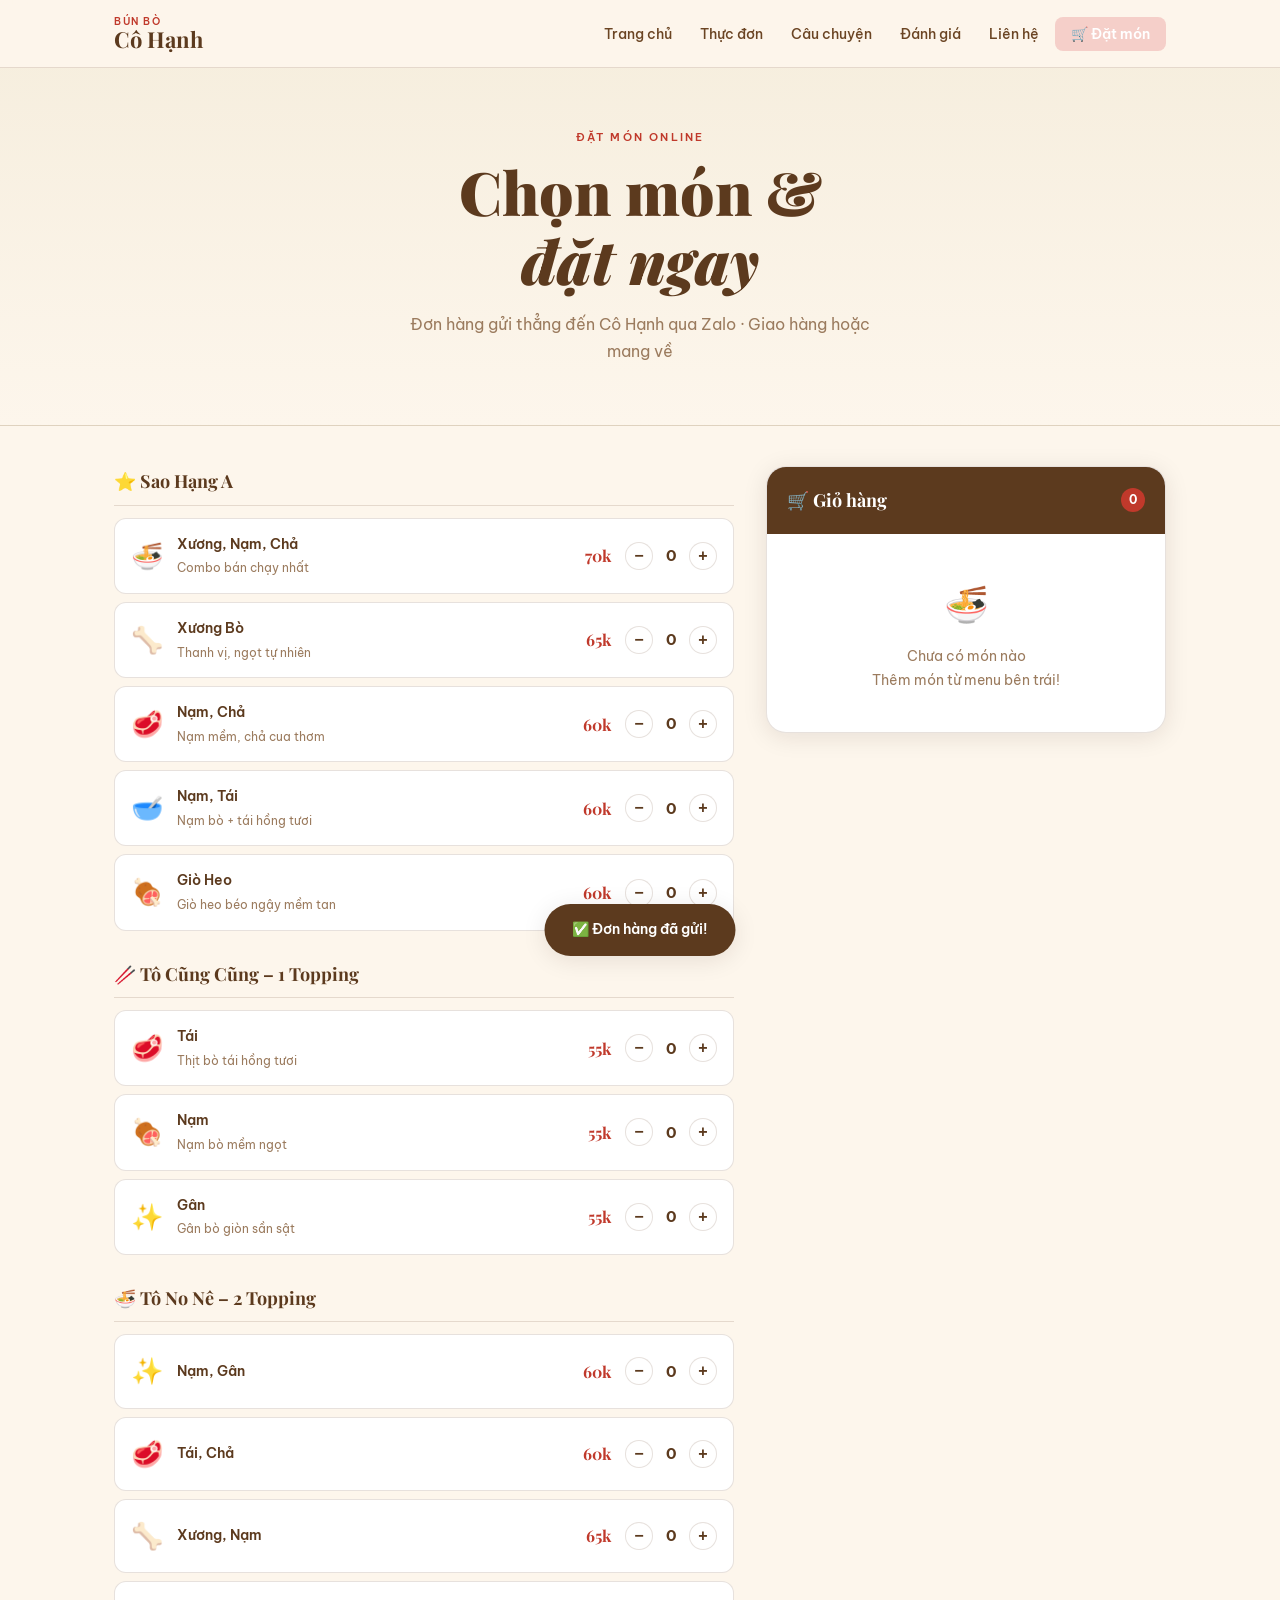
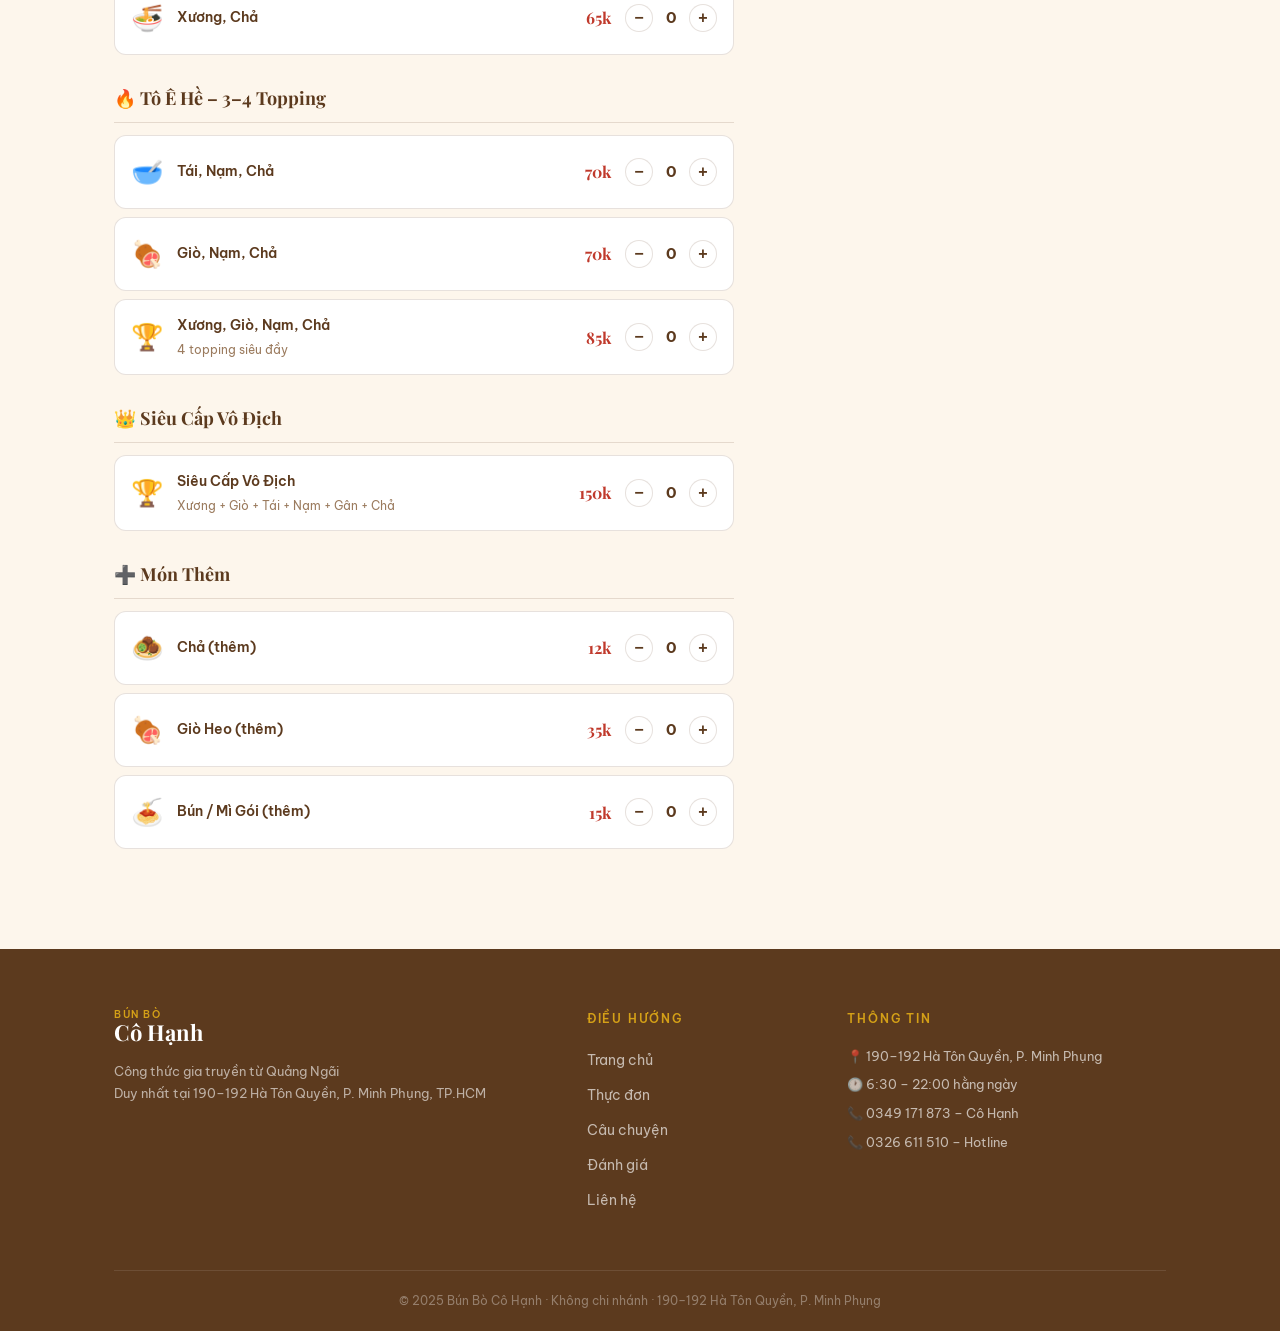
<file: order.html>
<!DOCTYPE html>
<html lang="vi">
<head>
  <meta charset="UTF-8">
  <meta name="viewport" content="width=device-width, initial-scale=1.0">
  <title>Đặt Món – Bún Bò Cô Hạnh</title>
  <meta name="description" content="Đặt món online Bún Bò Cô Hạnh – giao hàng tận nơi hoặc mang về. Thanh toán tiền mặt hoặc QR.">
  <link rel="stylesheet" href="style.css">
  <link rel="preconnect" href="https://fonts.googleapis.com">
  <link href="https://fonts.googleapis.com/css2?family=Playfair+Display:ital,wght@0,700;0,900;1,700&family=Be+Vietnam+Pro:wght@300;400;500;600&display=swap" rel="stylesheet">
  <style>
    /* ── ORDER PAGE SPECIFIC ── */
    .order-layout {
      display: grid;
      grid-template-columns: 1fr 400px;
      gap: 32px;
      align-items: start;
      padding: 40px 0 100px;
    }

    /* MENU PICKER */
    .order-menu { }
    .order-cat-title {
      font-family: var(--font-display);
      font-size: 18px; font-weight: 700;
      color: var(--brown);
      margin: 28px 0 12px;
      padding-bottom: 8px;
      border-bottom: 1px solid var(--border);
    }
    .order-cat-title:first-child { margin-top: 0; }
    .order-items { display: flex; flex-direction: column; gap: 8px; }
    .order-item {
      background: var(--white);
      border: 1.5px solid var(--border);
      border-radius: var(--radius);
      padding: 14px 16px;
      display: flex;
      align-items: center;
      gap: 14px;
      transition: border-color 0.2s, box-shadow 0.2s;
      cursor: pointer;
    }
    .order-item:hover { border-color: var(--red); box-shadow: var(--shadow-sm); }
    .order-item.in-cart { border-color: var(--red); background: #FFF5F3; }
    .oi-emoji { font-size: 26px; flex-shrink: 0; }
    .oi-info { flex: 1; }
    .oi-name { font-size: 14px; font-weight: 600; color: var(--brown); }
    .oi-desc { font-size: 12px; color: var(--text-muted); margin-top: 2px; }
    .oi-price { font-family: var(--font-display); font-size: 16px; font-weight: 700; color: var(--red); flex-shrink: 0; }
    .oi-qty {
      display: flex; align-items: center; gap: 8px; flex-shrink: 0;
    }
    .qty-btn {
      width: 28px; height: 28px;
      border-radius: 50%;
      border: 1.5px solid var(--border);
      background: var(--white);
      font-size: 16px; font-weight: 700;
      color: var(--brown);
      cursor: pointer;
      display: flex; align-items: center; justify-content: center;
      transition: all 0.15s;
      line-height: 1;
    }
    .qty-btn:hover { background: var(--red); border-color: var(--red); color: var(--white); }
    .qty-num { font-size: 15px; font-weight: 700; color: var(--brown); min-width: 20px; text-align: center; }

    /* CART SIDEBAR */
    .order-cart {
      position: sticky;
      top: calc(var(--nav-h) + 20px);
      background: var(--white);
      border: 1.5px solid var(--border);
      border-radius: var(--radius-lg);
      overflow: hidden;
      box-shadow: var(--shadow);
    }
    .cart-header {
      background: var(--brown);
      padding: 18px 20px;
      display: flex; align-items: center; justify-content: space-between;
    }
    .cart-header h3 { color: var(--white); font-family: var(--font-display); font-size: 18px; margin: 0; }
    .cart-count {
      background: var(--red); color: var(--white);
      font-size: 12px; font-weight: 700;
      width: 24px; height: 24px; border-radius: 50%;
      display: flex; align-items: center; justify-content: center;
    }
    .cart-empty {
      padding: 40px 20px;
      text-align: center;
      color: var(--text-muted);
      font-size: 14px;
    }
    .cart-empty-icon { font-size: 36px; margin-bottom: 10px; }
    .cart-items { padding: 12px; max-height: 220px; overflow-y: auto; }
    .cart-item {
      display: flex; align-items: center; gap: 10px;
      padding: 8px 0; border-bottom: 1px solid var(--border);
      font-size: 13px;
    }
    .cart-item:last-child { border-bottom: none; }
    .ci-name { flex: 1; color: var(--text); font-weight: 500; }
    .ci-qty { color: var(--text-muted); }
    .ci-price { color: var(--red); font-weight: 600; }
    .ci-remove { color: var(--text-muted); cursor: pointer; font-size: 16px; line-height: 1; padding: 2px; }
    .ci-remove:hover { color: var(--red); }
    .cart-total {
      padding: 12px 16px;
      border-top: 2px solid var(--border);
      display: flex; justify-content: space-between; align-items: center;
    }
    .cart-total span { font-size: 14px; font-weight: 600; color: var(--text-mid); }
    .cart-total strong { font-family: var(--font-display); font-size: 22px; color: var(--red); }

    /* CUSTOMER FORM */
    .cart-form { padding: 16px; border-top: 1px solid var(--border); }
    .form-group { margin-bottom: 12px; }
    .form-group label {
      display: block; font-size: 12px; font-weight: 600;
      color: var(--text-mid); margin-bottom: 5px; letter-spacing: .03em;
    }
    .form-group input, .form-group textarea, .form-group select {
      width: 100%; padding: 10px 12px;
      border: 1.5px solid var(--border);
      border-radius: 8px;
      font-family: var(--font-body); font-size: 14px;
      color: var(--text); background: var(--cream);
      transition: border-color 0.2s;
      outline: none;
      box-sizing: border-box;
    }
    .form-group input:focus, .form-group textarea:focus, .form-group select:focus {
      border-color: var(--red);
      background: var(--white);
    }
    .form-group textarea { resize: vertical; min-height: 70px; }

    /* ORDER TYPE */
    .order-type-btns { display: flex; gap: 8px; }
    .ot-btn {
      flex: 1; padding: 10px 8px;
      border: 1.5px solid var(--border);
      border-radius: 8px; background: var(--cream);
      font-family: var(--font-body); font-size: 13px; font-weight: 600;
      color: var(--text-mid); cursor: pointer; text-align: center;
      transition: all 0.2s;
    }
    .ot-btn.active { background: var(--red); border-color: var(--red); color: var(--white); }

    /* PAYMENT */
    .payment-opts { display: flex; gap: 8px; }
    .pay-opt {
      flex: 1; padding: 10px 8px;
      border: 1.5px solid var(--border);
      border-radius: 8px; background: var(--cream);
      font-family: var(--font-body); font-size: 13px; font-weight: 600;
      color: var(--text-mid); cursor: pointer; text-align: center;
      transition: all 0.2s;
    }
    .pay-opt.active { background: var(--brown); border-color: var(--brown); color: var(--white); }
    .qr-box {
      display: none;
      margin-top: 12px;
      border: 1.5px solid var(--border);
      border-radius: var(--radius);
      overflow: hidden;
      text-align: center;
    }
    .qr-box.show { display: block; }
    .qr-box img { width: 100%; max-width: 220px; margin: 0 auto; display: block; padding: 8px; }
    .qr-info { background: var(--cream-dark); padding: 10px; font-size: 12px; color: var(--text-mid); }
    .qr-info strong { display: block; font-size: 13px; color: var(--brown); }

    /* SUBMIT */
    .submit-section { padding: 0 16px 16px; }
    .btn-zalo {
      display: flex; align-items: center; justify-content: center; gap: 8px;
      width: 100%; padding: 14px;
      background: #0068FF; color: var(--white);
      border: none; border-radius: 10px;
      font-family: var(--font-body); font-size: 15px; font-weight: 700;
      cursor: pointer; margin-bottom: 10px;
      transition: background 0.2s, transform 0.15s;
      text-decoration: none;
    }
    .btn-zalo:hover { background: #0052cc; transform: translateY(-1px); }
    .btn-sms {
      display: flex; align-items: center; justify-content: center; gap: 8px;
      width: 100%; padding: 12px;
      background: var(--cream-dark); color: var(--brown);
      border: 1.5px solid var(--border); border-radius: 10px;
      font-family: var(--font-body); font-size: 14px; font-weight: 600;
      cursor: pointer;
      transition: all 0.2s;
      text-decoration: none;
    }
    .btn-sms:hover { background: var(--cream); border-color: var(--brown); }
    .submit-note { font-size: 11px; color: var(--text-muted); text-align: center; margin-top: 8px; line-height: 1.5; }

    /* Empty cart disable */
    .btn-zalo.disabled, .btn-sms.disabled {
      opacity: 0.4; pointer-events: none; cursor: not-allowed;
    }

    /* SUCCESS TOAST */
    .toast {
      position: fixed; bottom: 24px; left: 50%; transform: translateX(-50%) translateY(80px);
      background: var(--brown); color: var(--white);
      padding: 14px 28px; border-radius: 40px;
      font-size: 14px; font-weight: 600;
      box-shadow: var(--shadow);
      transition: transform 0.4s ease;
      z-index: 999; white-space: nowrap;
    }
    .toast.show { transform: translateX(-50%) translateY(0); }

    @media (max-width: 860px) {
      .order-layout { grid-template-columns: 1fr; }
      .order-cart { position: static; }
    }
  </style>
</head>
<body>

  <nav class="nav" id="nav">
    <div class="nav-inner">
      <a href="index.html" class="logo">
        <span class="logo-vn">BÚN BÒ</span>
        <span class="logo-name">Cô Hạnh</span>
      </a>
      <button class="hamburger" id="hamburger" aria-label="Menu">
        <span></span><span></span><span></span>
      </button>
      <ul class="nav-links" id="nav-links">
        <li><a href="index.html">Trang chủ</a></li>
        <li><a href="menu.html">Thực đơn</a></li>
        <li><a href="story.html">Câu chuyện</a></li>
        <li><a href="reviews.html">Đánh giá</a></li>
        <li><a href="contact.html">Liên hệ</a></li>
        <li><a href="order.html" class="nav-cta active">🛒 Đặt món</a></li>
      </ul>
    </div>
  </nav>

  <section class="page-hero">
    <div class="container">
      <div class="section-eyebrow">Đặt món online</div>
      <h1 class="page-hero-title">Chọn món &<br><em>đặt ngay</em></h1>
      <p class="page-hero-sub">Đơn hàng gửi thẳng đến Cô Hạnh qua Zalo · Giao hàng hoặc mang về</p>
    </div>
  </section>

  <section style="background:var(--cream); padding-top: 0;">
    <div class="container">
      <div class="order-layout">

        <!-- LEFT: MENU PICKER -->
        <div class="order-menu">

          <div class="order-cat-title">⭐ Sao Hạng A</div>
          <div class="order-items">
            <div class="order-item" data-id="1" data-name="Xương, Nạm, Chả" data-price="70000" data-emoji="🍜">
              <div class="oi-emoji">🍜</div>
              <div class="oi-info"><div class="oi-name">Xương, Nạm, Chả</div><div class="oi-desc">Combo bán chạy nhất</div></div>
              <div class="oi-price">70k</div>
              <div class="oi-qty">
                <button class="qty-btn minus" onclick="changeQty(event,1,-1)">−</button>
                <span class="qty-num" id="qty-1">0</span>
                <button class="qty-btn plus" onclick="changeQty(event,1,1)">+</button>
              </div>
            </div>
            <div class="order-item" data-id="2" data-name="Xương Bò" data-price="65000" data-emoji="🦴">
              <div class="oi-emoji">🦴</div>
              <div class="oi-info"><div class="oi-name">Xương Bò</div><div class="oi-desc">Thanh vị, ngọt tự nhiên</div></div>
              <div class="oi-price">65k</div>
              <div class="oi-qty">
                <button class="qty-btn minus" onclick="changeQty(event,2,-1)">−</button>
                <span class="qty-num" id="qty-2">0</span>
                <button class="qty-btn plus" onclick="changeQty(event,2,1)">+</button>
              </div>
            </div>
            <div class="order-item" data-id="3" data-name="Nạm, Chả" data-price="60000" data-emoji="🥩">
              <div class="oi-emoji">🥩</div>
              <div class="oi-info"><div class="oi-name">Nạm, Chả</div><div class="oi-desc">Nạm mềm, chả cua thơm</div></div>
              <div class="oi-price">60k</div>
              <div class="oi-qty">
                <button class="qty-btn minus" onclick="changeQty(event,3,-1)">−</button>
                <span class="qty-num" id="qty-3">0</span>
                <button class="qty-btn plus" onclick="changeQty(event,3,1)">+</button>
              </div>
            </div>
            <div class="order-item" data-id="4" data-name="Nạm, Tái" data-price="60000" data-emoji="🥣">
              <div class="oi-emoji">🥣</div>
              <div class="oi-info"><div class="oi-name">Nạm, Tái</div><div class="oi-desc">Nạm bò + tái hồng tươi</div></div>
              <div class="oi-price">60k</div>
              <div class="oi-qty">
                <button class="qty-btn minus" onclick="changeQty(event,4,-1)">−</button>
                <span class="qty-num" id="qty-4">0</span>
                <button class="qty-btn plus" onclick="changeQty(event,4,1)">+</button>
              </div>
            </div>
            <div class="order-item" data-id="5" data-name="Giò Heo" data-price="60000" data-emoji="🍖">
              <div class="oi-emoji">🍖</div>
              <div class="oi-info"><div class="oi-name">Giò Heo</div><div class="oi-desc">Giò heo béo ngậy mềm tan</div></div>
              <div class="oi-price">60k</div>
              <div class="oi-qty">
                <button class="qty-btn minus" onclick="changeQty(event,5,-1)">−</button>
                <span class="qty-num" id="qty-5">0</span>
                <button class="qty-btn plus" onclick="changeQty(event,5,1)">+</button>
              </div>
            </div>
          </div>

          <div class="order-cat-title">🥢 Tô Cũng Cũng – 1 Topping</div>
          <div class="order-items">
            <div class="order-item" data-id="6" data-name="Tái" data-price="55000" data-emoji="🥩">
              <div class="oi-emoji">🥩</div>
              <div class="oi-info"><div class="oi-name">Tái</div><div class="oi-desc">Thịt bò tái hồng tươi</div></div>
              <div class="oi-price">55k</div>
              <div class="oi-qty">
                <button class="qty-btn minus" onclick="changeQty(event,6,-1)">−</button>
                <span class="qty-num" id="qty-6">0</span>
                <button class="qty-btn plus" onclick="changeQty(event,6,1)">+</button>
              </div>
            </div>
            <div class="order-item" data-id="7" data-name="Nạm" data-price="55000" data-emoji="🍖">
              <div class="oi-emoji">🍖</div>
              <div class="oi-info"><div class="oi-name">Nạm</div><div class="oi-desc">Nạm bò mềm ngọt</div></div>
              <div class="oi-price">55k</div>
              <div class="oi-qty">
                <button class="qty-btn minus" onclick="changeQty(event,7,-1)">−</button>
                <span class="qty-num" id="qty-7">0</span>
                <button class="qty-btn plus" onclick="changeQty(event,7,1)">+</button>
              </div>
            </div>
            <div class="order-item" data-id="8" data-name="Gân" data-price="55000" data-emoji="✨">
              <div class="oi-emoji">✨</div>
              <div class="oi-info"><div class="oi-name">Gân</div><div class="oi-desc">Gân bò giòn sần sật</div></div>
              <div class="oi-price">55k</div>
              <div class="oi-qty">
                <button class="qty-btn minus" onclick="changeQty(event,8,-1)">−</button>
                <span class="qty-num" id="qty-8">0</span>
                <button class="qty-btn plus" onclick="changeQty(event,8,1)">+</button>
              </div>
            </div>
          </div>

          <div class="order-cat-title">🍜 Tô No Nê – 2 Topping</div>
          <div class="order-items">
            <div class="order-item" data-id="9" data-name="Nạm, Gân" data-price="60000" data-emoji="✨">
              <div class="oi-emoji">✨</div>
              <div class="oi-info"><div class="oi-name">Nạm, Gân</div></div>
              <div class="oi-price">60k</div>
              <div class="oi-qty">
                <button class="qty-btn minus" onclick="changeQty(event,9,-1)">−</button>
                <span class="qty-num" id="qty-9">0</span>
                <button class="qty-btn plus" onclick="changeQty(event,9,1)">+</button>
              </div>
            </div>
            <div class="order-item" data-id="10" data-name="Tái, Chả" data-price="60000" data-emoji="🥩">
              <div class="oi-emoji">🥩</div>
              <div class="oi-info"><div class="oi-name">Tái, Chả</div></div>
              <div class="oi-price">60k</div>
              <div class="oi-qty">
                <button class="qty-btn minus" onclick="changeQty(event,10,-1)">−</button>
                <span class="qty-num" id="qty-10">0</span>
                <button class="qty-btn plus" onclick="changeQty(event,10,1)">+</button>
              </div>
            </div>
            <div class="order-item" data-id="11" data-name="Xương, Nạm" data-price="65000" data-emoji="🦴">
              <div class="oi-emoji">🦴</div>
              <div class="oi-info"><div class="oi-name">Xương, Nạm</div></div>
              <div class="oi-price">65k</div>
              <div class="oi-qty">
                <button class="qty-btn minus" onclick="changeQty(event,11,-1)">−</button>
                <span class="qty-num" id="qty-11">0</span>
                <button class="qty-btn plus" onclick="changeQty(event,11,1)">+</button>
              </div>
            </div>
            <div class="order-item" data-id="12" data-name="Xương, Chả" data-price="65000" data-emoji="🍜">
              <div class="oi-emoji">🍜</div>
              <div class="oi-info"><div class="oi-name">Xương, Chả</div></div>
              <div class="oi-price">65k</div>
              <div class="oi-qty">
                <button class="qty-btn minus" onclick="changeQty(event,12,-1)">−</button>
                <span class="qty-num" id="qty-12">0</span>
                <button class="qty-btn plus" onclick="changeQty(event,12,1)">+</button>
              </div>
            </div>
          </div>

          <div class="order-cat-title">🔥 Tô Ê Hề – 3–4 Topping</div>
          <div class="order-items">
            <div class="order-item" data-id="13" data-name="Tái, Nạm, Chả" data-price="70000" data-emoji="🥣">
              <div class="oi-emoji">🥣</div>
              <div class="oi-info"><div class="oi-name">Tái, Nạm, Chả</div></div>
              <div class="oi-price">70k</div>
              <div class="oi-qty">
                <button class="qty-btn minus" onclick="changeQty(event,13,-1)">−</button>
                <span class="qty-num" id="qty-13">0</span>
                <button class="qty-btn plus" onclick="changeQty(event,13,1)">+</button>
              </div>
            </div>
            <div class="order-item" data-id="14" data-name="Giò, Nạm, Chả" data-price="70000" data-emoji="🍖">
              <div class="oi-emoji">🍖</div>
              <div class="oi-info"><div class="oi-name">Giò, Nạm, Chả</div></div>
              <div class="oi-price">70k</div>
              <div class="oi-qty">
                <button class="qty-btn minus" onclick="changeQty(event,14,-1)">−</button>
                <span class="qty-num" id="qty-14">0</span>
                <button class="qty-btn plus" onclick="changeQty(event,14,1)">+</button>
              </div>
            </div>
            <div class="order-item" data-id="15" data-name="Xương, Giò, Nạm, Chả" data-price="85000" data-emoji="🏆">
              <div class="oi-emoji">🏆</div>
              <div class="oi-info"><div class="oi-name">Xương, Giò, Nạm, Chả</div><div class="oi-desc">4 topping siêu đầy</div></div>
              <div class="oi-price">85k</div>
              <div class="oi-qty">
                <button class="qty-btn minus" onclick="changeQty(event,15,-1)">−</button>
                <span class="qty-num" id="qty-15">0</span>
                <button class="qty-btn plus" onclick="changeQty(event,15,1)">+</button>
              </div>
            </div>
          </div>

          <div class="order-cat-title">👑 Siêu Cấp Vô Địch</div>
          <div class="order-items">
            <div class="order-item" data-id="16" data-name="Siêu Cấp Vô Địch (6 topping)" data-price="150000" data-emoji="🏆">
              <div class="oi-emoji">🏆</div>
              <div class="oi-info"><div class="oi-name">Siêu Cấp Vô Địch</div><div class="oi-desc">Xương + Giò + Tái + Nạm + Gân + Chả</div></div>
              <div class="oi-price">150k</div>
              <div class="oi-qty">
                <button class="qty-btn minus" onclick="changeQty(event,16,-1)">−</button>
                <span class="qty-num" id="qty-16">0</span>
                <button class="qty-btn plus" onclick="changeQty(event,16,1)">+</button>
              </div>
            </div>
          </div>

          <div class="order-cat-title">➕ Món Thêm</div>
          <div class="order-items">
            <div class="order-item" data-id="17" data-name="Chả (thêm)" data-price="12000" data-emoji="🧆">
              <div class="oi-emoji">🧆</div>
              <div class="oi-info"><div class="oi-name">Chả (thêm)</div></div>
              <div class="oi-price">12k</div>
              <div class="oi-qty">
                <button class="qty-btn minus" onclick="changeQty(event,17,-1)">−</button>
                <span class="qty-num" id="qty-17">0</span>
                <button class="qty-btn plus" onclick="changeQty(event,17,1)">+</button>
              </div>
            </div>
            <div class="order-item" data-id="18" data-name="Giò Heo (thêm)" data-price="35000" data-emoji="🍖">
              <div class="oi-emoji">🍖</div>
              <div class="oi-info"><div class="oi-name">Giò Heo (thêm)</div></div>
              <div class="oi-price">35k</div>
              <div class="oi-qty">
                <button class="qty-btn minus" onclick="changeQty(event,18,-1)">−</button>
                <span class="qty-num" id="qty-18">0</span>
                <button class="qty-btn plus" onclick="changeQty(event,18,1)">+</button>
              </div>
            </div>
            <div class="order-item" data-id="19" data-name="Bún/Mì Gói (thêm)" data-price="15000" data-emoji="🍝">
              <div class="oi-emoji">🍝</div>
              <div class="oi-info"><div class="oi-name">Bún / Mì Gói (thêm)</div></div>
              <div class="oi-price">15k</div>
              <div class="oi-qty">
                <button class="qty-btn minus" onclick="changeQty(event,19,-1)">−</button>
                <span class="qty-num" id="qty-19">0</span>
                <button class="qty-btn plus" onclick="changeQty(event,19,1)">+</button>
              </div>
            </div>
          </div>

        </div>

        <!-- RIGHT: CART + FORM -->
        <div class="order-cart" id="order-cart">
          <div class="cart-header">
            <h3>🛒 Giỏ hàng</h3>
            <div class="cart-count" id="cart-count">0</div>
          </div>

          <div id="cart-empty" class="cart-empty">
            <div class="cart-empty-icon">🍜</div>
            <p>Chưa có món nào<br>Thêm món từ menu bên trái!</p>
          </div>

          <div id="cart-items-wrap" style="display:none">
            <div class="cart-items" id="cart-items"></div>
            <div class="cart-total">
              <span>Tổng cộng:</span>
              <strong id="cart-total">0đ</strong>
            </div>
          </div>

          <!-- CUSTOMER FORM -->
          <div class="cart-form" id="cart-form" style="display:none">

            <div class="form-group">
              <label>Hình thức nhận</label>
              <div class="order-type-btns">
                <button class="ot-btn active" onclick="setOrderType(this,'giao')">🛵 Giao hàng</button>
                <button class="ot-btn" onclick="setOrderType(this,'mang')">🏃 Mang về</button>
              </div>
            </div>

            <div class="form-group">
              <label>Họ tên *</label>
              <input type="text" id="cust-name" placeholder="Nguyễn Văn A">
            </div>

            <div class="form-group">
              <label>Số điện thoại *</label>
              <input type="tel" id="cust-phone" placeholder="09xxxxxxxx">
            </div>

            <div id="address-group" class="form-group">
              <label>Địa chỉ giao hàng *</label>
              <input type="text" id="cust-address" placeholder="Số nhà, đường, phường, quận...">
            </div>

            <div class="form-group">
              <label>Ghi chú</label>
              <textarea id="cust-note" placeholder="Ít cay, không hành, thêm rau..."></textarea>
            </div>

            <div class="form-group">
              <label>Phương thức thanh toán</label>
              <div class="payment-opts">
                <button class="pay-opt active" onclick="setPayment(this,'cash')">💵 Tiền mặt</button>
                <button class="pay-opt" onclick="setPayment(this,'qr')">📲 QR Sacombank</button>
              </div>
              <div class="qr-box" id="qr-box">
                <img src="images/payment-qr.jpeg" alt="QR Sacombank Cô Hạnh">
                <div class="qr-info">
                  <strong>NGUYEN THI THU HANH</strong>
                  Sacombank – TNG50319151443
                </div>
              </div>
            </div>

          </div>

          <div class="submit-section" id="submit-section" style="display:none">
            <a id="btn-zalo" href="#" class="btn-zalo disabled" onclick="submitOrder(event,'zalo')">
              <svg width="20" height="20" viewBox="0 0 24 24" fill="currentColor"><path d="M12 2C6.477 2 2 6.477 2 12c0 1.89.524 3.657 1.435 5.163L2 22l4.956-1.424A9.955 9.955 0 0012 22c5.523 0 10-4.477 10-10S17.523 2 12 2z"/></svg>
              Gửi đơn qua Zalo
            </a>
            <a id="btn-sms" href="#" class="btn-sms disabled" onclick="submitOrder(event,'sms')">
              📱 Gửi đơn qua SMS
            </a>
            <p class="submit-note">Đơn hàng sẽ gửi thẳng đến Cô Hạnh<br>SĐT: 0349 171 873 · Hotline: 0326 611 510</p>
          </div>

        </div>
      </div>
    </div>
  </section>

  <!-- TOAST -->
  <div class="toast" id="toast">✅ Đơn hàng đã gửi!</div>

  <footer class="footer">
    <div class="container">
      <div class="footer-grid">
        <div class="footer-brand">
          <div class="logo"><span class="logo-vn">BÚN BÒ</span><span class="logo-name">Cô Hạnh</span></div>
          <p>Công thức gia truyền từ Quảng Ngãi<br>Duy nhất tại 190–192 Hà Tôn Quyền, P. Minh Phụng, TP.HCM</p>
        </div>
        <div class="footer-links">
          <h4>Điều hướng</h4>
          <ul>
            <li><a href="index.html">Trang chủ</a></li>
            <li><a href="menu.html">Thực đơn</a></li>
            <li><a href="story.html">Câu chuyện</a></li>
            <li><a href="reviews.html">Đánh giá</a></li>
            <li><a href="contact.html">Liên hệ</a></li>
          </ul>
        </div>
        <div class="footer-contact">
          <h4>Thông tin</h4>
          <p>📍 190–192 Hà Tôn Quyền, P. Minh Phụng</p>
          <p>🕐 6:30 – 22:00 hằng ngày</p>
          <p>📞 <a href="tel:0349171873" style="color:rgba(255,255,255,0.65)">0349 171 873</a> – Cô Hạnh</p>
          <p>📞 <a href="tel:0326611510" style="color:rgba(255,255,255,0.65)">0326 611 510</a> – Hotline</p>
        </div>
      </div>
      <div class="footer-bottom">
        <p>© 2025 Bún Bò Cô Hạnh · Không chi nhánh · 190–192 Hà Tôn Quyền, P. Minh Phụng</p>
      </div>
    </div>
  </footer>

  <script src="main.js"></script>
  <script>
    // ── STATE ──
    const cart = {};
    const items = {};
    let orderType = 'giao';
    let payMethod = 'cash';

    // Index all menu items
    document.querySelectorAll('.order-item').forEach(el => {
      const id = el.dataset.id;
      items[id] = {
        name: el.dataset.name,
        price: parseInt(el.dataset.price),
        emoji: el.dataset.emoji
      };
    });

    // ── QUANTITY ──
    function changeQty(e, id, delta) {
      e.stopPropagation();
      id = String(id);
      cart[id] = Math.max(0, (cart[id] || 0) + delta);
      if (cart[id] === 0) delete cart[id];
      document.getElementById('qty-' + id).textContent = cart[id] || 0;
      const el = document.querySelector(`[data-id="${id}"]`);
      el.classList.toggle('in-cart', !!cart[id]);
      renderCart();
    }

    // ── RENDER CART ──
    function renderCart() {
      const ids = Object.keys(cart);
      const total = ids.reduce((s, id) => s + cart[id] * items[id].price, 0);
      const count = ids.reduce((s, id) => s + cart[id], 0);

      document.getElementById('cart-count').textContent = count;
      document.getElementById('cart-empty').style.display = ids.length ? 'none' : 'block';
      document.getElementById('cart-items-wrap').style.display = ids.length ? 'block' : 'none';
      document.getElementById('cart-form').style.display = ids.length ? 'block' : 'none';
      document.getElementById('submit-section').style.display = ids.length ? 'block' : 'none';

      // Items list
      const el = document.getElementById('cart-items');
      el.innerHTML = ids.map(id => `
        <div class="cart-item">
          <span>${items[id].emoji}</span>
          <span class="ci-name">${items[id].name}</span>
          <span class="ci-qty">x${cart[id]}</span>
          <span class="ci-price">${(cart[id]*items[id].price).toLocaleString('vi-VN')}đ</span>
          <span class="ci-remove" onclick="removeItem('${id}')">×</span>
        </div>
      `).join('');

      document.getElementById('cart-total').textContent =
        total.toLocaleString('vi-VN') + 'đ';

      // Enable/disable submit buttons
      const hasItems = ids.length > 0;
      document.getElementById('btn-zalo').classList.toggle('disabled', !hasItems);
      document.getElementById('btn-sms').classList.toggle('disabled', !hasItems);
    }

    function removeItem(id) {
      const el = document.querySelector(`[data-id="${id}"]`);
      cart[id] = 0;
      delete cart[id];
      document.getElementById('qty-' + id).textContent = 0;
      if (el) el.classList.remove('in-cart');
      renderCart();
    }

    // ── ORDER TYPE ──
    function setOrderType(btn, type) {
      orderType = type;
      document.querySelectorAll('.ot-btn').forEach(b => b.classList.remove('active'));
      btn.classList.add('active');
      document.getElementById('address-group').style.display =
        type === 'giao' ? 'block' : 'none';
    }

    // ── PAYMENT ──
    function setPayment(btn, method) {
      payMethod = method;
      document.querySelectorAll('.pay-opt').forEach(b => b.classList.remove('active'));
      btn.classList.add('active');
      document.getElementById('qr-box').classList.toggle('show', method === 'qr');
    }

    // ── BUILD ORDER MESSAGE ──
    function buildMessage() {
      const name    = document.getElementById('cust-name').value.trim();
      const phone   = document.getElementById('cust-phone').value.trim();
      const address = document.getElementById('cust-address').value.trim();
      const note    = document.getElementById('cust-note').value.trim();

      if (!name || !phone) { alert('Vui lòng nhập họ tên và số điện thoại!'); return null; }
      if (orderType === 'giao' && !address) { alert('Vui lòng nhập địa chỉ giao hàng!'); return null; }

      const lines = Object.keys(cart).map(id =>
        `  ${items[id].emoji} ${items[id].name} x${cart[id]} = ${(cart[id]*items[id].price).toLocaleString('vi-VN')}đ`
      );
      const total = Object.keys(cart).reduce((s,id) => s + cart[id]*items[id].price, 0);

      let msg = `🍜 ĐƠN HÀNG BÚN BÒ CÔ HẠNH\n`;
      msg += `──────────────────\n`;
      msg += lines.join('\n') + '\n';
      msg += `──────────────────\n`;
      msg += `💰 Tổng: ${total.toLocaleString('vi-VN')}đ\n`;
      msg += `──────────────────\n`;
      msg += `👤 Tên: ${name}\n`;
      msg += `📞 SĐT: ${phone}\n`;
      msg += orderType === 'giao' ? `📍 Địa chỉ: ${address}\n` : `🏃 Mang về\n`;
      msg += `💳 Thanh toán: ${payMethod === 'cash' ? 'Tiền mặt' : 'QR Sacombank'}\n`;
      if (note) msg += `📝 Ghi chú: ${note}\n`;
      msg += `──────────────────\n`;
      msg += `Cảm ơn quý khách! 🙏`;
      return msg;
    }

    // ── SUBMIT ──
    function submitOrder(e, method) {
      e.preventDefault();
      const msg = buildMessage();
      if (!msg) return;

      const phone = '0349171873';
      const encoded = encodeURIComponent(msg);

      if (method === 'zalo') {
        // Zalo deep link
        window.open(`https://zalo.me/${phone}?message=${encoded}`, '_blank');
      } else {
        // SMS fallback
        window.open(`sms:${phone}?body=${encoded}`, '_blank');
      }

      showToast('✅ Đang mở ' + (method === 'zalo' ? 'Zalo' : 'SMS') + '...');
    }

    function showToast(msg) {
      const t = document.getElementById('toast');
      t.textContent = msg;
      t.classList.add('show');
      setTimeout(() => t.classList.remove('show'), 3000);
    }
  </script>
</body>
</html>
</file>
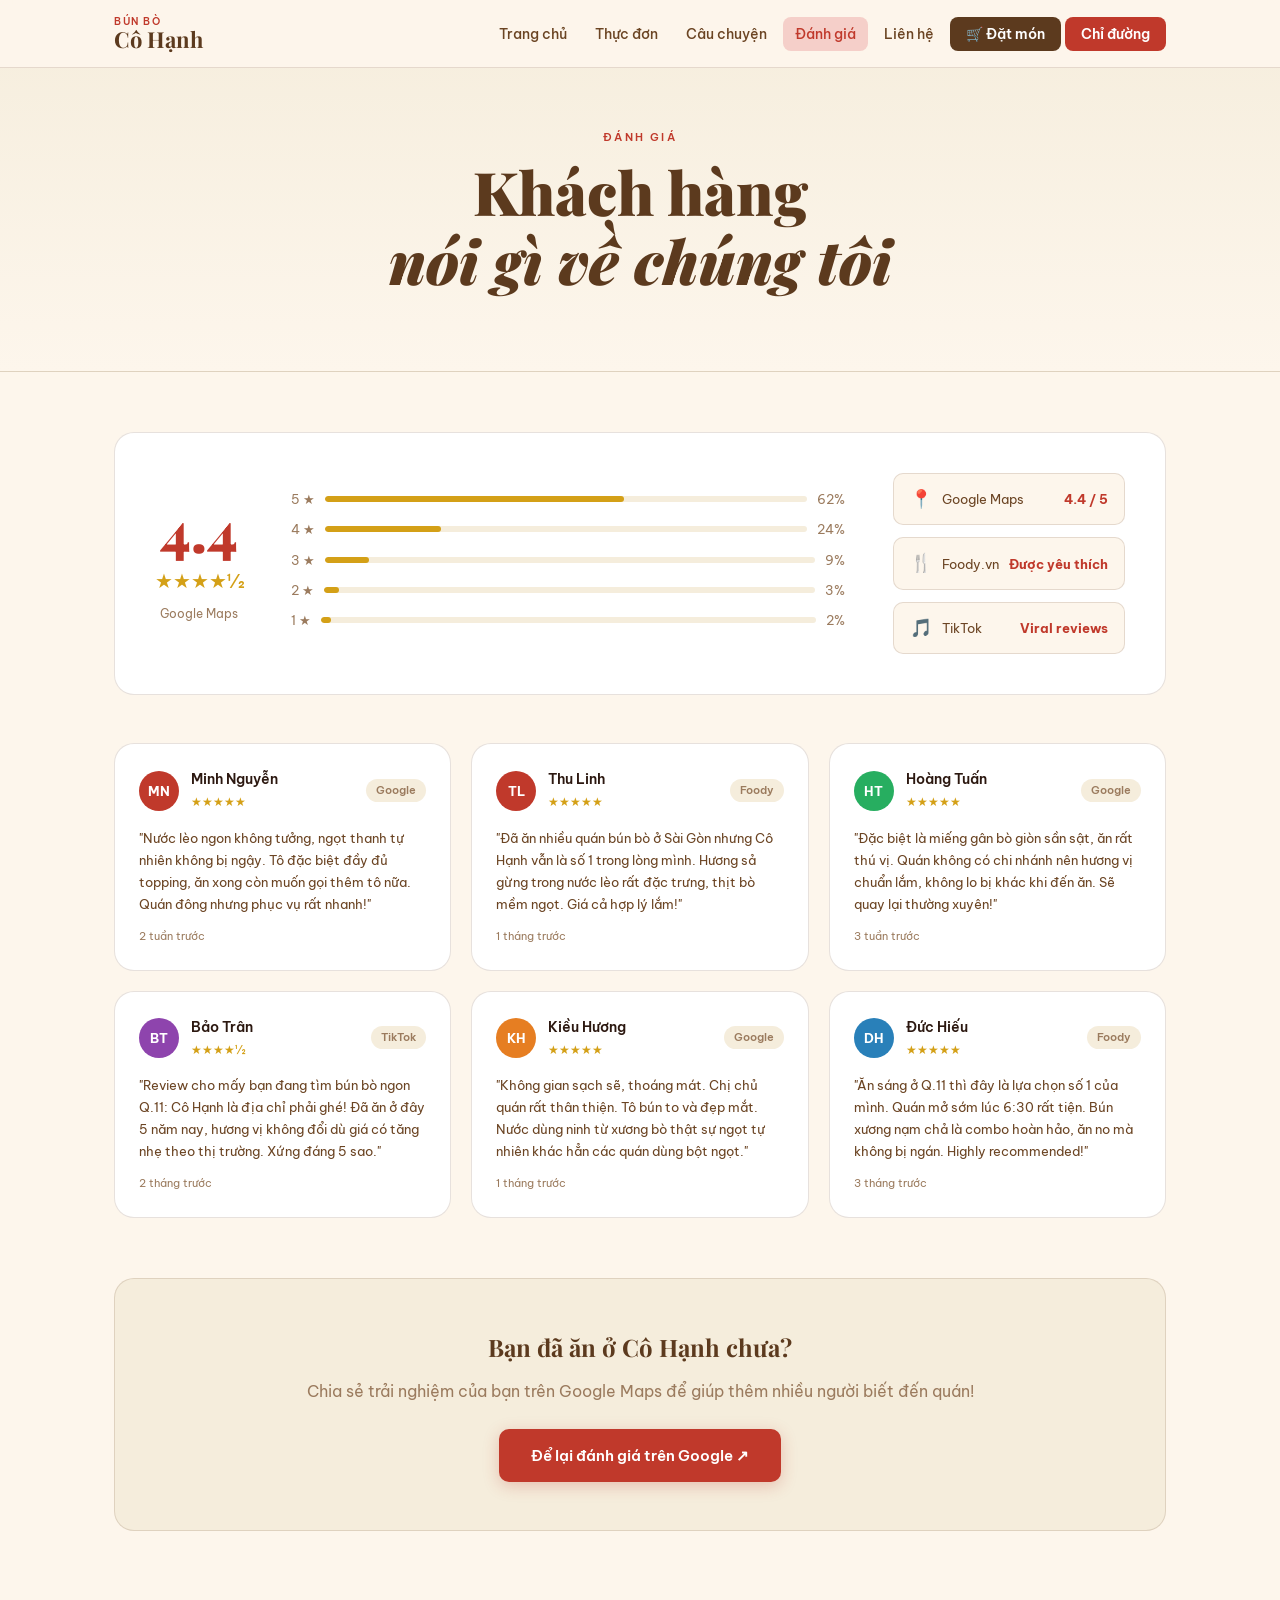
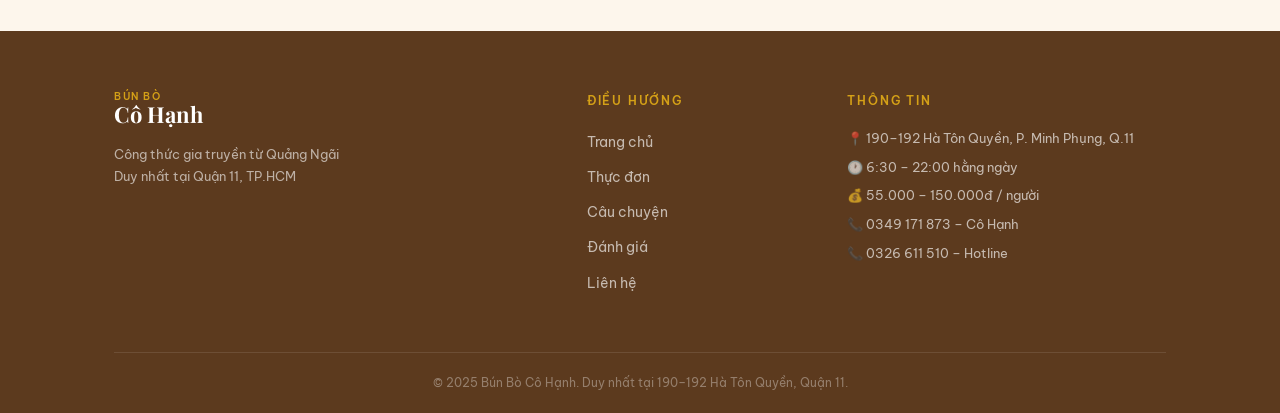
<file: reviews.html>
<!DOCTYPE html>
<html lang="vi">
<head>
  <meta charset="UTF-8">
  <meta name="viewport" content="width=device-width, initial-scale=1.0">
  <title>Đánh Giá – Bún Bò Cô Hạnh</title>
  <link rel="stylesheet" href="style.css">
  <link rel="preconnect" href="https://fonts.googleapis.com">
  <link href="https://fonts.googleapis.com/css2?family=Playfair+Display:ital,wght@0,700;0,900;1,700&family=Be+Vietnam+Pro:wght@300;400;500;600&display=swap" rel="stylesheet">
</head>
<body>

  <nav class="nav" id="nav">
    <div class="nav-inner">
      <a href="index.html" class="logo">
        <span class="logo-vn">BÚN BÒ</span>
        <span class="logo-name">Cô Hạnh</span>
      </a>
      <button class="hamburger" id="hamburger" aria-label="Menu">
        <span></span><span></span><span></span>
      </button>
      <ul class="nav-links" id="nav-links">
        <li><a href="index.html">Trang chủ</a></li>
        <li><a href="menu.html">Thực đơn</a></li>
        <li><a href="story.html">Câu chuyện</a></li>
        <li><a href="reviews.html" class="active">Đánh giá</a></li>
        <li><a href="contact.html">Liên hệ</a></li>
        <li><a href="order.html" class="nav-order">🛒 Đặt món</a></li>
        <li><a href="contact.html" class="nav-cta">Chỉ đường</a></li>
      </ul>
    </div>
  </nav>

  <section class="page-hero">
    <div class="container">
      <div class="section-eyebrow">Đánh giá</div>
      <h1 class="page-hero-title">Khách hàng<br><em>nói gì về chúng tôi</em></h1>
    </div>
  </section>

  <section class="reviews-page">
    <div class="container">

      <!-- Score summary -->
      <div class="score-summary">
        <div class="score-big">
          <div class="score-num">4.4</div>
          <div class="score-stars">★★★★½</div>
          <div class="score-src">Google Maps</div>
        </div>
        <div class="score-bars">
          <div class="score-bar-row"><span>5 ★</span><div class="bar-track"><div class="bar-fill" style="width:62%"></div></div><span>62%</span></div>
          <div class="score-bar-row"><span>4 ★</span><div class="bar-track"><div class="bar-fill" style="width:24%"></div></div><span>24%</span></div>
          <div class="score-bar-row"><span>3 ★</span><div class="bar-track"><div class="bar-fill" style="width:9%"></div></div><span>9%</span></div>
          <div class="score-bar-row"><span>2 ★</span><div class="bar-track"><div class="bar-fill" style="width:3%"></div></div><span>3%</span></div>
          <div class="score-bar-row"><span>1 ★</span><div class="bar-track"><div class="bar-fill" style="width:2%"></div></div><span>2%</span></div>
        </div>
        <div class="score-platforms">
          <div class="platform-badge">
            <span class="pb-icon">📍</span>
            <span>Google Maps</span>
            <strong>4.4 / 5</strong>
          </div>
          <div class="platform-badge">
            <span class="pb-icon">🍴</span>
            <span>Foody.vn</span>
            <strong>Được yêu thích</strong>
          </div>
          <div class="platform-badge">
            <span class="pb-icon">🎵</span>
            <span>TikTok</span>
            <strong>Viral reviews</strong>
          </div>
        </div>
      </div>

      <!-- Reviews grid -->
      <div class="reviews-grid">

        <div class="review-card">
          <div class="review-header">
            <div class="review-avatar">MN</div>
            <div>
              <div class="review-name">Minh Nguyễn</div>
              <div class="review-stars">★★★★★</div>
            </div>
            <div class="review-platform">Google</div>
          </div>
          <p class="review-text">"Nước lèo ngon không tưởng, ngọt thanh tự nhiên không bị ngậy. Tô đặc biệt đầy đủ topping, ăn xong còn muốn gọi thêm tô nữa. Quán đông nhưng phục vụ rất nhanh!"</p>
          <div class="review-date">2 tuần trước</div>
        </div>

        <div class="review-card">
          <div class="review-header">
            <div class="review-avatar" style="background:#c0392b">TL</div>
            <div>
              <div class="review-name">Thu Linh</div>
              <div class="review-stars">★★★★★</div>
            </div>
            <div class="review-platform">Foody</div>
          </div>
          <p class="review-text">"Đã ăn nhiều quán bún bò ở Sài Gòn nhưng Cô Hạnh vẫn là số 1 trong lòng mình. Hương sả gừng trong nước lèo rất đặc trưng, thịt bò mềm ngọt. Giá cả hợp lý lắm!"</p>
          <div class="review-date">1 tháng trước</div>
        </div>

        <div class="review-card">
          <div class="review-header">
            <div class="review-avatar" style="background:#27ae60">HT</div>
            <div>
              <div class="review-name">Hoàng Tuấn</div>
              <div class="review-stars">★★★★★</div>
            </div>
            <div class="review-platform">Google</div>
          </div>
          <p class="review-text">"Đặc biệt là miếng gân bò giòn sần sật, ăn rất thú vị. Quán không có chi nhánh nên hương vị chuẩn lắm, không lo bị khác khi đến ăn. Sẽ quay lại thường xuyên!"</p>
          <div class="review-date">3 tuần trước</div>
        </div>

        <div class="review-card">
          <div class="review-header">
            <div class="review-avatar" style="background:#8e44ad">BT</div>
            <div>
              <div class="review-name">Bảo Trân</div>
              <div class="review-stars">★★★★½</div>
            </div>
            <div class="review-platform">TikTok</div>
          </div>
          <p class="review-text">"Review cho mấy bạn đang tìm bún bò ngon Q.11: Cô Hạnh là địa chỉ phải ghé! Đã ăn ở đây 5 năm nay, hương vị không đổi dù giá có tăng nhẹ theo thị trường. Xứng đáng 5 sao."</p>
          <div class="review-date">2 tháng trước</div>
        </div>

        <div class="review-card">
          <div class="review-header">
            <div class="review-avatar" style="background:#e67e22">KH</div>
            <div>
              <div class="review-name">Kiều Hương</div>
              <div class="review-stars">★★★★★</div>
            </div>
            <div class="review-platform">Google</div>
          </div>
          <p class="review-text">"Không gian sạch sẽ, thoáng mát. Chị chủ quán rất thân thiện. Tô bún to và đẹp mắt. Nước dùng ninh từ xương bò thật sự ngọt tự nhiên khác hẳn các quán dùng bột ngọt."</p>
          <div class="review-date">1 tháng trước</div>
        </div>

        <div class="review-card">
          <div class="review-header">
            <div class="review-avatar" style="background:#2980b9">DH</div>
            <div>
              <div class="review-name">Đức Hiếu</div>
              <div class="review-stars">★★★★★</div>
            </div>
            <div class="review-platform">Foody</div>
          </div>
          <p class="review-text">"Ăn sáng ở Q.11 thì đây là lựa chọn số 1 của mình. Quán mở sớm lúc 6:30 rất tiện. Bún xương nạm chả là combo hoàn hảo, ăn no mà không bị ngán. Highly recommended!"</p>
          <div class="review-date">3 tháng trước</div>
        </div>

      </div>

      <!-- CTA to leave review -->
      <div class="review-cta">
        <h3>Bạn đã ăn ở Cô Hạnh chưa?</h3>
        <p>Chia sẻ trải nghiệm của bạn trên Google Maps để giúp thêm nhiều người biết đến quán!</p>
        <a href="https://maps.google.com/?q=Bún+Bò+Cô+Hạnh+Quận+11" target="_blank" class="btn-primary">Để lại đánh giá trên Google ↗</a>
      </div>

    </div>
  </section>

  <footer class="footer">
    <div class="container">
      <div class="footer-grid">
        <div class="footer-brand">
          <div class="logo"><span class="logo-vn">BÚN BÒ</span><span class="logo-name">Cô Hạnh</span></div>
          <p>Công thức gia truyền từ Quảng Ngãi<br>Duy nhất tại Quận 11, TP.HCM</p>
        </div>
        <div class="footer-links">
          <h4>Điều hướng</h4>
          <ul>
            <li><a href="index.html">Trang chủ</a></li>
            <li><a href="menu.html">Thực đơn</a></li>
            <li><a href="story.html">Câu chuyện</a></li>
            <li><a href="reviews.html">Đánh giá</a></li>
            <li><a href="contact.html">Liên hệ</a></li>
          </ul>
        </div>
        <div class="footer-contact">
          <h4>Thông tin</h4>
          <p>📍 190–192 Hà Tôn Quyền, P. Minh Phụng, Q.11</p>
          <p>🕐 6:30 – 22:00 hằng ngày</p>
          <p>💰 55.000 – 150.000đ / người</p>
          <p>📞 <a href="tel:0349171873" style="color:rgba(255,255,255,0.65)">0349 171 873</a> – Cô Hạnh</p>
          <p>📞 <a href="tel:0326611510" style="color:rgba(255,255,255,0.65)">0326 611 510</a> – Hotline</p>
        </div>
      </div>
      <div class="footer-bottom">
        <p>© 2025 Bún Bò Cô Hạnh. Duy nhất tại 190–192 Hà Tôn Quyền, Quận 11.</p>
      </div>
    </div>
  </footer>

  <script src="main.js"></script>
</body>
</html>
</file>
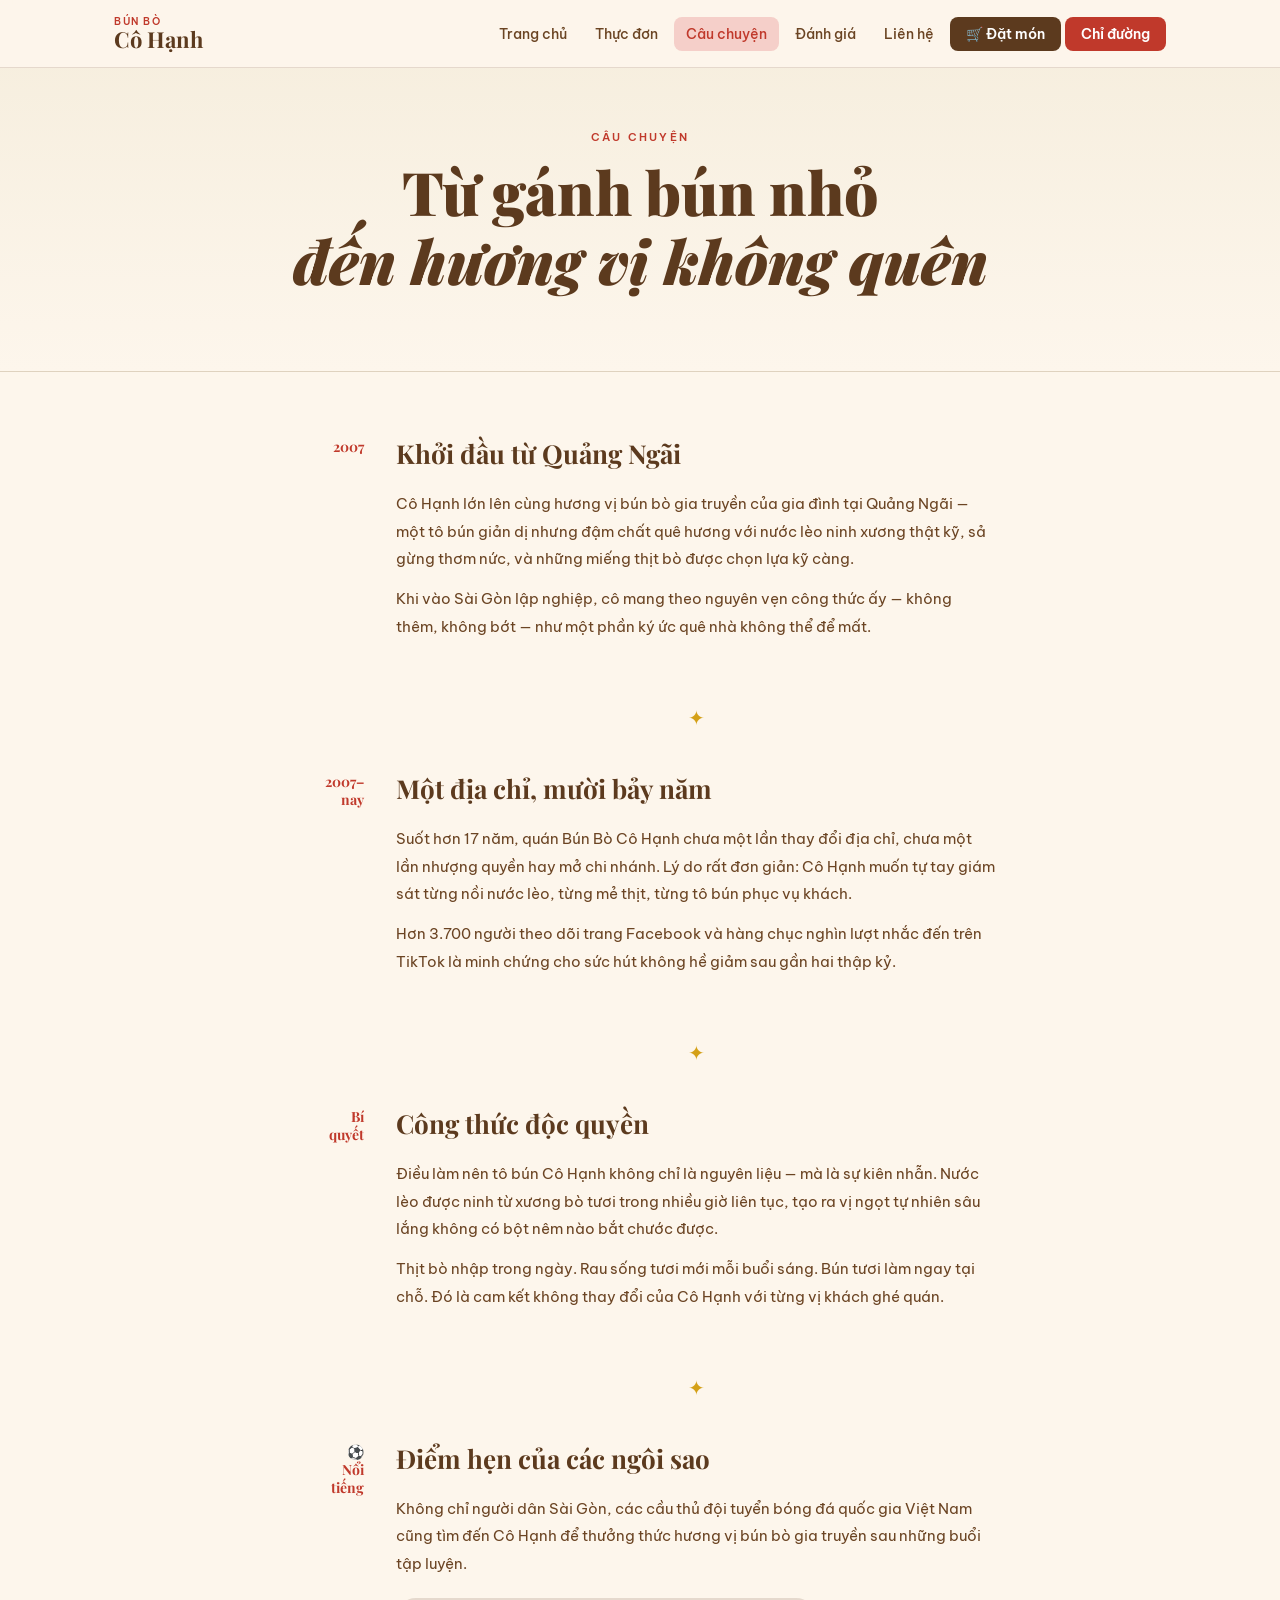
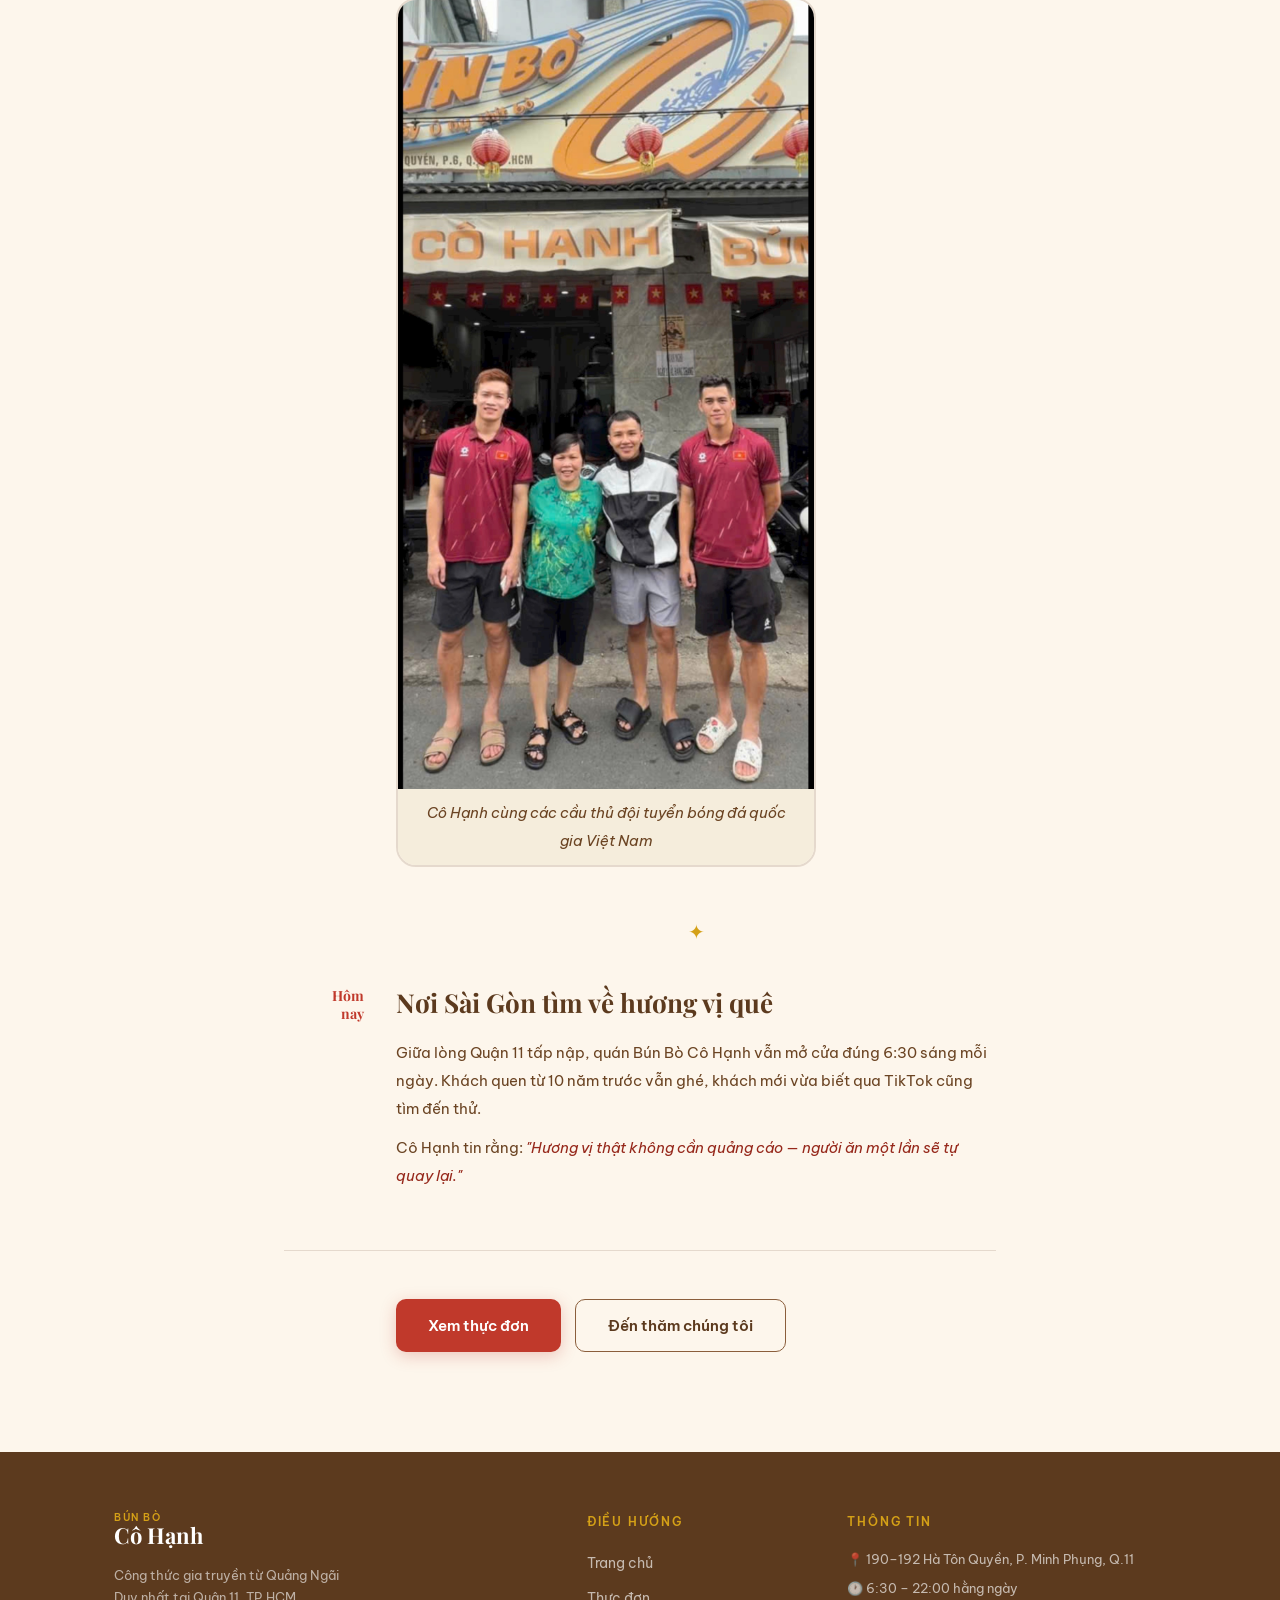
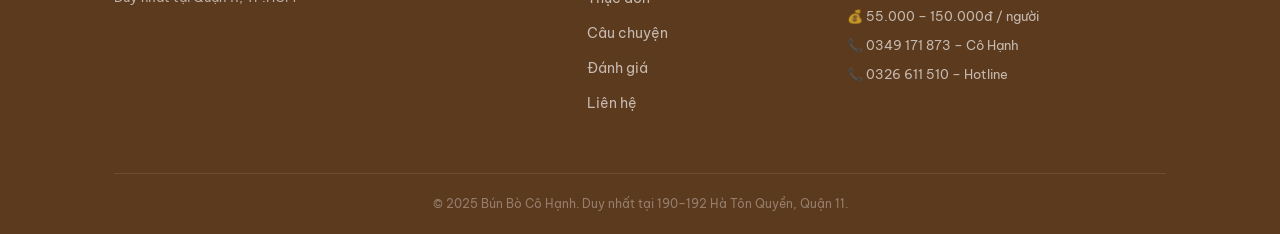
<file: story.html>
<!DOCTYPE html>
<html lang="vi">
<head>
  <meta charset="UTF-8">
  <meta name="viewport" content="width=device-width, initial-scale=1.0">
  <title>Câu Chuyện – Bún Bò Cô Hạnh</title>
  <link rel="stylesheet" href="style.css">
  <link rel="preconnect" href="https://fonts.googleapis.com">
  <link href="https://fonts.googleapis.com/css2?family=Playfair+Display:ital,wght@0,700;0,900;1,700&family=Be+Vietnam+Pro:wght@300;400;500;600&display=swap" rel="stylesheet">
</head>
<body>

  <nav class="nav" id="nav">
    <div class="nav-inner">
      <a href="index.html" class="logo">
        <span class="logo-vn">BÚN BÒ</span>
        <span class="logo-name">Cô Hạnh</span>
      </a>
      <button class="hamburger" id="hamburger" aria-label="Menu">
        <span></span><span></span><span></span>
      </button>
      <ul class="nav-links" id="nav-links">
        <li><a href="index.html">Trang chủ</a></li>
        <li><a href="menu.html">Thực đơn</a></li>
        <li><a href="story.html" class="active">Câu chuyện</a></li>
        <li><a href="reviews.html">Đánh giá</a></li>
        <li><a href="contact.html">Liên hệ</a></li>
        <li><a href="order.html" class="nav-order">🛒 Đặt món</a></li>
        <li><a href="contact.html" class="nav-cta">Chỉ đường</a></li>
      </ul>
    </div>
  </nav>

  <section class="page-hero">
    <div class="container">
      <div class="section-eyebrow">Câu chuyện</div>
      <h1 class="page-hero-title">Từ gánh bún nhỏ<br><em>đến hương vị không quên</em></h1>
    </div>
  </section>

  <section class="story-page">
    <div class="container story-container">

      <div class="story-block">
        <div class="story-year">2007</div>
        <div class="story-content">
          <h2>Khởi đầu từ Quảng Ngãi</h2>
          <p>Cô Hạnh lớn lên cùng hương vị bún bò gia truyền của gia đình tại Quảng Ngãi — một tô bún giản dị nhưng đậm chất quê hương với nước lèo ninh xương thật kỹ, sả gừng thơm nức, và những miếng thịt bò được chọn lựa kỹ càng.</p>
          <p>Khi vào Sài Gòn lập nghiệp, cô mang theo nguyên vẹn công thức ấy — không thêm, không bớt — như một phần ký ức quê nhà không thể để mất.</p>
        </div>
      </div>

      <div class="story-divider">✦</div>

      <div class="story-block">
        <div class="story-year">2007–<br>nay</div>
        <div class="story-content">
          <h2>Một địa chỉ, mười bảy năm</h2>
          <p>Suốt hơn 17 năm, quán Bún Bò Cô Hạnh chưa một lần thay đổi địa chỉ, chưa một lần nhượng quyền hay mở chi nhánh. Lý do rất đơn giản: Cô Hạnh muốn tự tay giám sát từng nồi nước lèo, từng mẻ thịt, từng tô bún phục vụ khách.</p>
          <p>Hơn 3.700 người theo dõi trang Facebook và hàng chục nghìn lượt nhắc đến trên TikTok là minh chứng cho sức hút không hề giảm sau gần hai thập kỷ.</p>
        </div>
      </div>

      <div class="story-divider">✦</div>

      <div class="story-block">
        <div class="story-year">Bí<br>quyết</div>
        <div class="story-content">
          <h2>Công thức độc quyền</h2>
          <p>Điều làm nên tô bún Cô Hạnh không chỉ là nguyên liệu — mà là sự kiên nhẫn. Nước lèo được ninh từ xương bò tươi trong nhiều giờ liên tục, tạo ra vị ngọt tự nhiên sâu lắng không có bột nêm nào bắt chước được.</p>
          <p>Thịt bò nhập trong ngày. Rau sống tươi mới mỗi buổi sáng. Bún tươi làm ngay tại chỗ. Đó là cam kết không thay đổi của Cô Hạnh với từng vị khách ghé quán.</p>
        </div>
      </div>

      <div class="story-divider">✦</div>

      <div class="story-block">
        <div class="story-year">⚽<br>Nổi<br>tiếng</div>
        <div class="story-content">
          <h2>Điểm hẹn của các ngôi sao</h2>
          <p>Không chỉ người dân Sài Gòn, các cầu thủ đội tuyển bóng đá quốc gia Việt Nam cũng tìm đến Cô Hạnh để thưởng thức hương vị bún bò gia truyền sau những buổi tập luyện.</p>
          <div class="story-celeb-photo">
            <img src="images/cohanh-owner.png" alt="Cô Hạnh chụp ảnh cùng cầu thủ đội tuyển Việt Nam">
            <p class="story-celeb-caption">Cô Hạnh cùng các cầu thủ đội tuyển bóng đá quốc gia Việt Nam</p>
          </div>
        </div>
      </div>

      <div class="story-divider">✦</div>

      <div class="story-block">
        <div class="story-year">Hôm<br>nay</div>
        <div class="story-content">
          <h2>Nơi Sài Gòn tìm về hương vị quê</h2>
          <p>Giữa lòng Quận 11 tấp nập, quán Bún Bò Cô Hạnh vẫn mở cửa đúng 6:30 sáng mỗi ngày. Khách quen từ 10 năm trước vẫn ghé, khách mới vừa biết qua TikTok cũng tìm đến thử.</p>
          <p>Cô Hạnh tin rằng: <em>"Hương vị thật không cần quảng cáo — người ăn một lần sẽ tự quay lại."</em></p>
        </div>
      </div>

      <div class="story-cta">
        <a href="menu.html" class="btn-primary">Xem thực đơn</a>
        <a href="contact.html" class="btn-secondary">Đến thăm chúng tôi</a>
      </div>

    </div>
  </section>

  <footer class="footer">
    <div class="container">
      <div class="footer-grid">
        <div class="footer-brand">
          <div class="logo"><span class="logo-vn">BÚN BÒ</span><span class="logo-name">Cô Hạnh</span></div>
          <p>Công thức gia truyền từ Quảng Ngãi<br>Duy nhất tại Quận 11, TP.HCM</p>
        </div>
        <div class="footer-links">
          <h4>Điều hướng</h4>
          <ul>
            <li><a href="index.html">Trang chủ</a></li>
            <li><a href="menu.html">Thực đơn</a></li>
            <li><a href="story.html">Câu chuyện</a></li>
            <li><a href="reviews.html">Đánh giá</a></li>
            <li><a href="contact.html">Liên hệ</a></li>
          </ul>
        </div>
        <div class="footer-contact">
          <h4>Thông tin</h4>
          <p>📍 190–192 Hà Tôn Quyền, P. Minh Phụng, Q.11</p>
          <p>🕐 6:30 – 22:00 hằng ngày</p>
          <p>💰 55.000 – 150.000đ / người</p>
          <p>📞 <a href="tel:0349171873" style="color:rgba(255,255,255,0.65)">0349 171 873</a> – Cô Hạnh</p>
          <p>📞 <a href="tel:0326611510" style="color:rgba(255,255,255,0.65)">0326 611 510</a> – Hotline</p>
        </div>
      </div>
      <div class="footer-bottom">
        <p>© 2025 Bún Bò Cô Hạnh. Duy nhất tại 190–192 Hà Tôn Quyền, Quận 11.</p>
      </div>
    </div>
  </footer>

  <script src="main.js"></script>
</body>
</html>
</file>
<file: style.css>
/* ===================================
   BÚN BÒ CÔ HẠNH — Main Stylesheet
   Warm, editorial, Vietnamese food
=================================== */

:root {
  --red:       #C0392B;
  --red-dark:  #96281B;
  --red-light: #F5CFC9;
  --gold:      #D4A017;
  --gold-light:#FFF3CD;
  --cream:     #FDF6EC;
  --cream-dark:#F5EDDC;
  --brown:     #5C3A1E;
  --brown-mid: #8B5E3C;
  --text:      #2C1810;
  --text-mid:  #6B4423;
  --text-muted:#9B7B5E;
  --white:     #FFFFFF;
  --border:    rgba(92,58,30,0.15);
  --radius:    12px;
  --radius-lg: 20px;
  --shadow:    0 4px 24px rgba(44,24,16,0.1);
  --shadow-sm: 0 2px 8px rgba(44,24,16,0.08);
  --font-display: 'Playfair Display', Georgia, serif;
  --font-body:    'Be Vietnam Pro', sans-serif;
  --nav-h: 68px;
}

*, *::before, *::after { box-sizing: border-box; margin: 0; padding: 0; }

html { scroll-behavior: smooth; }

body {
  font-family: var(--font-body);
  font-size: 16px;
  line-height: 1.7;
  color: var(--text);
  background: var(--cream);
  -webkit-font-smoothing: antialiased;
}

img { max-width: 100%; display: block; }
a { color: inherit; text-decoration: none; }

.container {
  max-width: 1100px;
  margin: 0 auto;
  padding: 0 24px;
}

/* ===== NAVIGATION ===== */
.nav {
  position: fixed;
  top: 0; left: 0; right: 0;
  z-index: 100;
  height: var(--nav-h);
  background: rgba(253,246,236,0.92);
  backdrop-filter: blur(12px);
  border-bottom: 1px solid var(--border);
  transition: box-shadow 0.3s;
}
.nav.scrolled { box-shadow: var(--shadow); }

.nav-inner {
  max-width: 1100px;
  margin: 0 auto;
  padding: 0 24px;
  height: 100%;
  display: flex;
  align-items: center;
  justify-content: space-between;
  gap: 24px;
}

.logo {
  display: flex;
  flex-direction: column;
  line-height: 1.1;
  cursor: pointer;
}
.logo-vn {
  font-family: var(--font-body);
  font-size: 10px;
  font-weight: 600;
  letter-spacing: .15em;
  color: var(--red);
  text-transform: uppercase;
}
.logo-name {
  font-family: var(--font-display);
  font-size: 22px;
  font-weight: 700;
  color: var(--brown);
}

.nav-links {
  display: flex;
  list-style: none;
  gap: 4px;
  align-items: center;
}
.nav-links a {
  font-size: 14px;
  font-weight: 500;
  color: var(--text-mid);
  padding: 8px 12px;
  border-radius: 8px;
  transition: color 0.2s, background 0.2s;
}
.nav-links a:hover, .nav-links a.active {
  color: var(--red);
  background: var(--red-light);
}
.nav-links .nav-cta {
  background: var(--red);
  color: var(--white) !important;
  padding: 8px 16px;
  border-radius: 8px;
  font-weight: 600;
}
.nav-links .nav-cta:hover {
  background: var(--red-dark);
}
.nav-links .nav-order {
  background: var(--brown);
  color: var(--white) !important;
  padding: 8px 16px;
  border-radius: 8px;
  font-weight: 600;
}
.nav-links .nav-order:hover, .nav-links .nav-order.active {
  background: #3d2010 !important;
  color: var(--white) !important;
}

.hamburger {
  display: none;
  flex-direction: column;
  gap: 5px;
  background: none;
  border: none;
  cursor: pointer;
  padding: 8px;
}
.hamburger span {
  display: block;
  width: 24px;
  height: 2px;
  background: var(--brown);
  border-radius: 2px;
  transition: all 0.3s;
}

/* ===== HERO ===== */
.hero {
  position: relative;
  min-height: 100vh;
  display: flex;
  align-items: center;
  justify-content: center;
  text-align: center;
  padding: var(--nav-h) 24px 60px;
  overflow: hidden;
}

.hero-bg {
  position: absolute;
  inset: 0;
  background:
    radial-gradient(ellipse 80% 60% at 50% 60%, rgba(192,57,43,0.08) 0%, transparent 70%),
    linear-gradient(180deg, var(--cream) 0%, var(--cream-dark) 100%);
}

.hero-pattern {
  position: absolute;
  inset: 0;
  opacity: 0.04;
  background-image:
    repeating-linear-gradient(45deg, var(--brown) 0, var(--brown) 1px, transparent 0, transparent 50%);
  background-size: 20px 20px;
}

.hero-content {
  position: relative;
  z-index: 2;
  max-width: 700px;
}

.hero-badge {
  display: inline-block;
  font-size: 12px;
  font-weight: 600;
  letter-spacing: .15em;
  color: var(--gold);
  border: 1px solid var(--gold);
  padding: 6px 20px;
  border-radius: 40px;
  margin-bottom: 28px;
  background: var(--gold-light);
  animation: fadeInDown 0.6s ease both;
}

.hero-title {
  margin-bottom: 20px;
  animation: fadeInUp 0.7s ease 0.1s both;
}
.hero-title-top {
  display: block;
  font-family: var(--font-body);
  font-size: clamp(13px, 2vw, 16px);
  font-weight: 600;
  letter-spacing: .25em;
  color: var(--red);
  text-transform: uppercase;
  margin-bottom: 4px;
}
.hero-title-main {
  display: block;
  font-family: var(--font-display);
  font-size: clamp(60px, 12vw, 110px);
  font-weight: 900;
  color: var(--brown);
  line-height: 0.9;
  letter-spacing: -1px;
}

.hero-sub {
  font-size: clamp(15px, 2vw, 18px);
  color: var(--text-mid);
  margin-bottom: 36px;
  line-height: 1.8;
  animation: fadeInUp 0.7s ease 0.2s both;
}

.hero-actions {
  display: flex;
  gap: 14px;
  justify-content: center;
  flex-wrap: wrap;
  margin-bottom: 48px;
  animation: fadeInUp 0.7s ease 0.3s both;
}

.hero-info-bar {
  display: flex;
  align-items: center;
  justify-content: center;
  gap: 20px;
  flex-wrap: wrap;
  background: var(--white);
  border: 1px solid var(--border);
  border-radius: var(--radius-lg);
  padding: 16px 28px;
  box-shadow: var(--shadow-sm);
  animation: fadeInUp 0.7s ease 0.4s both;
}
.hero-info-item {
  display: flex;
  align-items: center;
  gap: 7px;
  font-size: 13px;
  font-weight: 500;
  color: var(--text-mid);
}
.hero-info-item svg { width: 15px; height: 15px; color: var(--red); flex-shrink: 0; }
.hero-info-divider { width: 1px; height: 20px; background: var(--border); }

.hero-scroll-hint {
  position: absolute;
  bottom: 30px;
  left: 50%;
  transform: translateX(-50%);
  display: flex;
  flex-direction: column;
  align-items: center;
  gap: 4px;
  font-size: 11px;
  letter-spacing: .12em;
  color: var(--text-muted);
  animation: bounce 2s infinite;
}
.hero-scroll-hint svg { width: 16px; height: 16px; }

/* ===== BUTTONS ===== */
.btn-primary {
  display: inline-block;
  background: var(--red);
  color: var(--white);
  font-family: var(--font-body);
  font-size: 15px;
  font-weight: 600;
  padding: 14px 32px;
  border-radius: 10px;
  transition: background 0.2s, transform 0.15s, box-shadow 0.2s;
  border: none;
  cursor: pointer;
  box-shadow: 0 4px 16px rgba(192,57,43,0.25);
}
.btn-primary:hover {
  background: var(--red-dark);
  transform: translateY(-1px);
  box-shadow: 0 6px 20px rgba(192,57,43,0.35);
}

.btn-secondary {
  display: inline-block;
  background: transparent;
  color: var(--brown);
  font-family: var(--font-body);
  font-size: 15px;
  font-weight: 600;
  padding: 13px 32px;
  border-radius: 10px;
  border: 1.5px solid var(--brown-mid);
  transition: all 0.2s;
  cursor: pointer;
}
.btn-secondary:hover {
  background: var(--cream-dark);
  border-color: var(--brown);
}

.link-arrow {
  display: inline-flex;
  align-items: center;
  gap: 4px;
  font-weight: 600;
  font-size: 14px;
  color: var(--red);
  transition: gap 0.2s;
}
.link-arrow:hover { gap: 8px; }

/* ===== SECTION LABELS ===== */
.section-eyebrow {
  font-size: 11px;
  font-weight: 600;
  letter-spacing: .2em;
  text-transform: uppercase;
  color: var(--red);
  margin-bottom: 10px;
}
.section-title {
  font-family: var(--font-display);
  font-size: clamp(28px, 4vw, 42px);
  font-weight: 700;
  color: var(--brown);
  line-height: 1.2;
}
.section-title em {
  font-style: italic;
  color: var(--red);
}
.section-header-centered {
  text-align: center;
  margin-bottom: 48px;
}

/* ===== ABOUT STRIP ===== */
.about-strip {
  padding: 100px 0;
  background: var(--white);
}
.about-grid {
  display: grid;
  grid-template-columns: 1fr 1fr;
  gap: 80px;
  align-items: center;
}
.about-text p {
  color: var(--text-mid);
  margin: 16px 0;
  font-size: 15px;
}
.about-text .link-arrow { margin-top: 8px; }

.about-stats {
  display: grid;
  grid-template-columns: 1fr 1fr;
  gap: 16px;
}
.stat-card {
  background: var(--cream);
  border: 1px solid var(--border);
  border-radius: var(--radius);
  padding: 24px;
  text-align: center;
  transition: transform 0.2s, box-shadow 0.2s;
}
.stat-card:hover { transform: translateY(-2px); box-shadow: var(--shadow-sm); }
.stat-num {
  font-family: var(--font-display);
  font-size: 32px;
  font-weight: 900;
  color: var(--red);
  line-height: 1;
  margin-bottom: 6px;
}
.stat-label {
  font-size: 12px;
  font-weight: 500;
  color: var(--text-muted);
  letter-spacing: .05em;
}

/* ===== MENU PREVIEW ===== */
.menu-preview {
  padding: 100px 0;
  background: var(--cream);
}
.menu-cards {
  display: grid;
  grid-template-columns: repeat(3, 1fr);
  gap: 20px;
}
.menu-card {
  background: var(--white);
  border: 1px solid var(--border);
  border-radius: var(--radius-lg);
  padding: 28px 24px;
  position: relative;
  transition: transform 0.2s, box-shadow 0.2s;
}
.menu-card:hover { transform: translateY(-3px); box-shadow: var(--shadow); }
.menu-card.featured {
  border-color: var(--red);
  background: linear-gradient(135deg, #FFF5F3 0%, var(--white) 100%);
}
.menu-card-badge {
  position: absolute;
  top: -12px;
  left: 20px;
  background: var(--red);
  color: var(--white);
  font-size: 11px;
  font-weight: 700;
  padding: 4px 12px;
  border-radius: 20px;
  letter-spacing: .05em;
}
.menu-card-emoji { font-size: 36px; margin-bottom: 14px; }
.menu-card h3 {
  font-family: var(--font-display);
  font-size: 18px;
  font-weight: 700;
  color: var(--brown);
  margin-bottom: 8px;
}
.menu-card p { font-size: 13px; color: var(--text-muted); line-height: 1.6; margin-bottom: 16px; }
.menu-card-price {
  font-family: var(--font-display);
  font-size: 22px;
  font-weight: 700;
  color: var(--red);
}
.menu-card-cta {
  display: flex;
  flex-direction: column;
  align-items: center;
  justify-content: center;
  text-align: center;
  background: var(--cream);
  border-style: dashed;
}

/* ===== PHOTO GALLERY ===== */
.gallery-section {
  padding: 100px 0;
  background: var(--cream-dark);
}
.gallery-grid {
  display: grid;
  grid-template-columns: 2fr 1fr 1fr;
  grid-template-rows: 240px 240px;
  gap: 12px;
}
.gallery-item {
  position: relative;
  overflow: hidden;
  border-radius: var(--radius);
  cursor: pointer;
}
.gallery-item--large {
  grid-row: 1 / 3;
}
.gallery-item img {
  width: 100%;
  height: 100%;
  object-fit: cover;
  transition: transform 0.5s ease;
}
.gallery-item:hover img {
  transform: scale(1.06);
}
.gallery-overlay {
  position: absolute;
  inset: 0;
  background: linear-gradient(to top, rgba(44,24,16,0.7) 0%, transparent 50%);
  display: flex;
  align-items: flex-end;
  padding: 16px;
  opacity: 0;
  transition: opacity 0.3s;
}
.gallery-item:hover .gallery-overlay {
  opacity: 1;
}
.gallery-overlay span {
  color: var(--white);
  font-size: 13px;
  font-weight: 600;
  letter-spacing: .05em;
}

/* ===== WHY US ===== */
.why-us {
  padding: 100px 0;
  background: var(--brown);
}
.why-us .section-eyebrow { color: var(--gold); }
.why-us .section-title { color: var(--white); }
.why-grid {
  display: grid;
  grid-template-columns: repeat(4, 1fr);
  gap: 32px;
  margin-top: 48px;
}
.why-item {
  text-align: center;
  padding: 32px 20px;
  border-radius: var(--radius-lg);
  background: rgba(255,255,255,0.06);
  border: 1px solid rgba(255,255,255,0.1);
  transition: background 0.2s;
}
.why-item:hover { background: rgba(255,255,255,0.1); }
.why-icon { font-size: 40px; margin-bottom: 16px; }
.why-item h3 {
  font-family: var(--font-display);
  font-size: 16px;
  font-weight: 700;
  color: var(--white);
  margin-bottom: 10px;
}
.why-item p { font-size: 13px; color: rgba(255,255,255,0.65); line-height: 1.7; }

/* ===== CTA BANNER ===== */
.cta-banner {
  padding: 60px 0;
  background: var(--cream-dark);
  border-top: 1px solid var(--border);
  border-bottom: 1px solid var(--border);
}
.cta-inner {
  display: flex;
  align-items: center;
  justify-content: space-between;
  gap: 32px;
  flex-wrap: wrap;
}
.cta-inner h2 {
  font-family: var(--font-display);
  font-size: 28px;
  font-weight: 700;
  color: var(--brown);
  margin-bottom: 6px;
}
.cta-inner p { color: var(--text-muted); font-size: 15px; }
.cta-buttons { display: flex; gap: 12px; flex-wrap: wrap; }

.btn-delivery {
  display: inline-block;
  padding: 12px 24px;
  border-radius: 10px;
  font-weight: 600;
  font-size: 14px;
  transition: transform 0.15s, box-shadow 0.2s;
}
.btn-delivery:hover { transform: translateY(-2px); box-shadow: var(--shadow); }
.btn-delivery.shopeefood { background: #EE4D2D; color: var(--white); }
.btn-delivery.grabfood  { background: #00B14F; color: var(--white); }
.btn-delivery.greensm   { background: #00BCD4; color: var(--white); }

.btn-delivery-sm {
  display: inline-block;
  padding: 8px 16px;
  border-radius: 8px;
  font-weight: 600;
  font-size: 13px;
}
.btn-delivery-sm.shopeefood { background: #EE4D2D; color: var(--white); }
.btn-delivery-sm.grabfood  { background: #00B14F; color: var(--white); }
.btn-delivery-sm.greensm   { background: #00BCD4; color: var(--white); }

/* ===== FOOTER ===== */
.footer {
  background: var(--brown);
  color: rgba(255,255,255,0.8);
  padding: 60px 0 0;
}
.footer-grid {
  display: grid;
  grid-template-columns: 2fr 1fr 1.5fr;
  gap: 48px;
  padding-bottom: 48px;
  border-bottom: 1px solid rgba(255,255,255,0.1);
}
.footer-brand .logo { margin-bottom: 16px; }
.footer-brand .logo-vn { color: var(--gold); }
.footer-brand .logo-name { color: var(--white); }
.footer-brand p { font-size: 13px; line-height: 1.7; color: rgba(255,255,255,0.6); margin-bottom: 20px; }

.social-links { display: flex; gap: 12px; }
.social-links a {
  width: 36px; height: 36px;
  border-radius: 8px;
  background: rgba(255,255,255,0.1);
  display: flex; align-items: center; justify-content: center;
  color: var(--white);
  transition: background 0.2s;
}
.social-links a:hover { background: rgba(255,255,255,0.2); }
.social-links svg { width: 16px; height: 16px; }

.footer-links h4, .footer-contact h4 {
  font-size: 12px;
  font-weight: 600;
  letter-spacing: .15em;
  text-transform: uppercase;
  color: var(--gold);
  margin-bottom: 16px;
}
.footer-links ul { list-style: none; }
.footer-links li { margin-bottom: 8px; }
.footer-links a {
  font-size: 14px;
  color: rgba(255,255,255,0.65);
  transition: color 0.2s;
}
.footer-links a:hover { color: var(--white); }
.footer-contact p {
  font-size: 13px;
  color: rgba(255,255,255,0.65);
  margin-bottom: 8px;
  line-height: 1.6;
}
.footer-bottom {
  padding: 20px 0;
  text-align: center;
  font-size: 12px;
  color: rgba(255,255,255,0.35);
}

/* ===== PAGE HERO ===== */
.page-hero {
  padding: calc(var(--nav-h) + 60px) 24px 60px;
  background: linear-gradient(180deg, var(--cream-dark) 0%, var(--cream) 100%);
  text-align: center;
  border-bottom: 1px solid var(--border);
}
.page-hero-title {
  font-family: var(--font-display);
  font-size: clamp(36px, 6vw, 60px);
  font-weight: 900;
  color: var(--brown);
  line-height: 1.15;
  margin-bottom: 16px;
}
.page-hero-sub {
  font-size: 16px;
  color: var(--text-muted);
  max-width: 500px;
  margin: 0 auto;
}

/* Owner card */
.owner-card {
  border-color: var(--red) !important;
  background: linear-gradient(135deg, #FFF5F3 0%, var(--white) 100%);
  align-items: center;
}
.owner-photo {
  width: 72px;
  height: 72px;
  border-radius: 50%;
  object-fit: cover;
  object-position: center top;
  border: 3px solid var(--red);
  flex-shrink: 0;
}
.btn-phone {
  display: inline-block;
  margin-top: 10px;
  background: var(--red);
  color: var(--white);
  font-weight: 600;
  font-size: 14px;
  padding: 8px 20px;
  border-radius: 8px;
  transition: background 0.2s;
}
.btn-phone:hover { background: var(--red-dark); }

/* Celebrity photo on story page */
.story-celeb-photo {
  margin-top: 20px;
  border-radius: var(--radius-lg);
  overflow: hidden;
  border: 2px solid var(--border);
  max-width: 420px;
}
.story-celeb-photo img {
  width: 100%;
  height: auto;
  display: block;
}
.story-celeb-caption {
  background: var(--cream-dark);
  padding: 10px 16px;
  font-size: 12px;
  color: var(--text-muted);
  font-style: italic;
  text-align: center;
  margin: 0 !important;
}

/* ===== MENU PHOTO STRIP ===== */
.menu-photos { padding: 32px 0 0; background: var(--cream); }
.menu-photo-strip {
  display: flex;
  gap: 10px;
  overflow-x: auto;
  scrollbar-width: none;
  padding-bottom: 4px;
}
.menu-photo-strip::-webkit-scrollbar { display: none; }
.mps-item {
  flex: 0 0 200px;
  height: 140px;
  border-radius: var(--radius);
  overflow: hidden;
}
.mps-item img {
  width: 100%; height: 100%;
  object-fit: cover;
  transition: transform 0.4s;
}
.mps-item:hover img { transform: scale(1.07); }

/* ===== MENU PAGE ===== */
.menu-page { padding: 60px 0 100px; }

.menu-tabs {
  display: flex;
  gap: 8px;
  margin-bottom: 48px;
  flex-wrap: wrap;
}
.tab-btn {
  background: var(--white);
  border: 1.5px solid var(--border);
  color: var(--text-mid);
  font-family: var(--font-body);
  font-size: 14px;
  font-weight: 500;
  padding: 9px 20px;
  border-radius: 8px;
  cursor: pointer;
  transition: all 0.2s;
}
.tab-btn:hover { border-color: var(--red); color: var(--red); }
.tab-btn.active { background: var(--red); color: var(--white); border-color: var(--red); }

.menu-section { margin-bottom: 60px; }
.menu-section-title {
  font-family: var(--font-display);
  font-size: 24px;
  font-weight: 700;
  color: var(--brown);
  margin-bottom: 24px;
  padding-bottom: 12px;
  border-bottom: 1px solid var(--border);
}

.menu-full-grid {
  display: flex;
  flex-direction: column;
  gap: 12px;
}
.menu-full-card {
  background: var(--white);
  border: 1px solid var(--border);
  border-radius: var(--radius);
  padding: 20px 24px;
  display: flex;
  align-items: center;
  gap: 20px;
  position: relative;
  transition: box-shadow 0.2s;
}
.menu-full-card:hover { box-shadow: var(--shadow-sm); }
.menu-full-card.featured-card {
  border-color: var(--red);
  background: #FFF5F3;
}
.mfc-badge {
  position: absolute;
  top: -10px; right: 20px;
  background: var(--red);
  color: var(--white);
  font-size: 11px;
  font-weight: 700;
  padding: 3px 12px;
  border-radius: 20px;
}
.mfc-emoji { font-size: 32px; flex-shrink: 0; }
.mfc-info { flex: 1; }
.mfc-info h3 {
  font-family: var(--font-display);
  font-size: 18px;
  font-weight: 700;
  color: var(--brown);
  margin-bottom: 4px;
}
.mfc-info p { font-size: 13px; color: var(--text-muted); }
.mfc-tags { display: flex; gap: 6px; margin-top: 8px; flex-wrap: wrap; }
.mfc-tag {
  font-size: 11px;
  font-weight: 600;
  background: var(--red-light);
  color: var(--red-dark);
  padding: 2px 10px;
  border-radius: 20px;
}
.mfc-price {
  font-family: var(--font-display);
  font-size: 22px;
  font-weight: 700;
  color: var(--red);
  flex-shrink: 0;
  white-space: nowrap;
}

.addon-grid {
  display: flex;
  flex-direction: column;
  gap: 0;
  background: var(--white);
  border: 1px solid var(--border);
  border-radius: var(--radius);
  overflow: hidden;
}
.addon-item {
  display: flex;
  justify-content: space-between;
  align-items: center;
  padding: 14px 20px;
  font-size: 14px;
  border-bottom: 1px solid var(--border);
}
.addon-item:last-child { border-bottom: none; }
.addon-item span:first-child { color: var(--text); }
.addon-item span:last-child { color: var(--red); font-weight: 600; }
.addon-note { font-size: 12px; color: var(--text-muted); margin-top: 10px; font-style: italic; }

/* ===== STORY PAGE ===== */
.story-page { padding: 60px 0 100px; }
.story-container { max-width: 760px; }
.story-block {
  display: grid;
  grid-template-columns: 80px 1fr;
  gap: 32px;
  margin-bottom: 48px;
  align-items: start;
}
.story-year {
  font-family: var(--font-display);
  font-size: 14px;
  font-weight: 700;
  color: var(--red);
  text-align: right;
  padding-top: 6px;
  line-height: 1.3;
}
.story-content h2 {
  font-family: var(--font-display);
  font-size: 26px;
  font-weight: 700;
  color: var(--brown);
  margin-bottom: 14px;
}
.story-content p {
  font-size: 15px;
  color: var(--text-mid);
  line-height: 1.85;
  margin-bottom: 12px;
}
.story-content em { font-style: italic; color: var(--red-dark); }
.story-divider {
  text-align: center;
  font-size: 20px;
  color: var(--gold);
  margin: 32px 0;
  padding-left: 112px;
}
.story-cta {
  display: flex;
  gap: 14px;
  margin-top: 48px;
  padding-top: 48px;
  border-top: 1px solid var(--border);
  padding-left: 112px;
}

/* ===== REVIEWS PAGE ===== */
.reviews-page { padding: 60px 0 100px; }

.score-summary {
  display: grid;
  grid-template-columns: auto 1fr auto;
  gap: 48px;
  align-items: center;
  background: var(--white);
  border: 1px solid var(--border);
  border-radius: var(--radius-lg);
  padding: 40px;
  margin-bottom: 48px;
}
.score-big { text-align: center; }
.score-num {
  font-family: var(--font-display);
  font-size: 56px;
  font-weight: 900;
  color: var(--red);
  line-height: 1;
}
.score-stars { font-size: 20px; color: var(--gold); margin: 6px 0; }
.score-src { font-size: 12px; color: var(--text-muted); }

.score-bars { flex: 1; }
.score-bar-row {
  display: flex;
  align-items: center;
  gap: 10px;
  margin-bottom: 8px;
  font-size: 13px;
  color: var(--text-muted);
}
.bar-track {
  flex: 1;
  height: 6px;
  background: var(--cream-dark);
  border-radius: 3px;
  overflow: hidden;
}
.bar-fill { height: 100%; background: var(--gold); border-radius: 3px; }

.score-platforms { display: flex; flex-direction: column; gap: 12px; }
.platform-badge {
  display: flex;
  align-items: center;
  gap: 10px;
  background: var(--cream);
  border: 1px solid var(--border);
  border-radius: 10px;
  padding: 10px 16px;
  font-size: 13px;
  color: var(--text-mid);
}
.pb-icon { font-size: 18px; }
.platform-badge strong { color: var(--red); margin-left: auto; }

.reviews-grid {
  display: grid;
  grid-template-columns: repeat(3, 1fr);
  gap: 20px;
  margin-bottom: 60px;
}
.review-card {
  background: var(--white);
  border: 1px solid var(--border);
  border-radius: var(--radius-lg);
  padding: 24px;
  transition: box-shadow 0.2s;
}
.review-card:hover { box-shadow: var(--shadow); }
.review-header {
  display: flex;
  align-items: center;
  gap: 12px;
  margin-bottom: 14px;
}
.review-avatar {
  width: 40px; height: 40px;
  border-radius: 50%;
  background: var(--red);
  color: var(--white);
  display: flex; align-items: center; justify-content: center;
  font-size: 13px;
  font-weight: 700;
  flex-shrink: 0;
}
.review-name { font-weight: 600; font-size: 14px; color: var(--text); }
.review-stars { font-size: 12px; color: var(--gold); }
.review-platform {
  margin-left: auto;
  font-size: 11px;
  font-weight: 600;
  color: var(--text-muted);
  background: var(--cream-dark);
  padding: 2px 10px;
  border-radius: 20px;
}
.review-text { font-size: 13px; color: var(--text-mid); line-height: 1.7; margin-bottom: 12px; }
.review-date { font-size: 11px; color: var(--text-muted); }

.review-cta {
  text-align: center;
  background: var(--cream-dark);
  border: 1px solid var(--border);
  border-radius: var(--radius-lg);
  padding: 48px;
}
.review-cta h3 {
  font-family: var(--font-display);
  font-size: 24px;
  font-weight: 700;
  color: var(--brown);
  margin-bottom: 10px;
}
.review-cta p { color: var(--text-muted); margin-bottom: 24px; }

/* ===== CONTACT PAGE ===== */
.contact-page { padding: 60px 0 100px; }
.contact-grid {
  display: grid;
  grid-template-columns: 1fr 1.6fr;
  gap: 48px;
  align-items: start;
}
.contact-info { display: flex; flex-direction: column; gap: 16px; }
.contact-card {
  background: var(--white);
  border: 1px solid var(--border);
  border-radius: var(--radius);
  padding: 20px;
  display: flex;
  gap: 16px;
  align-items: flex-start;
}
.cc-icon { font-size: 24px; flex-shrink: 0; }
.contact-card h3 {
  font-family: var(--font-display);
  font-size: 15px;
  font-weight: 700;
  color: var(--brown);
  margin-bottom: 6px;
}
.contact-card p { font-size: 13px; color: var(--text-mid); line-height: 1.7; }

.hours-table { font-size: 13px; color: var(--text-mid); margin-bottom: 6px; border-collapse: collapse; }
.hours-table td { padding: 3px 16px 3px 0; }
.hours-table strong { color: var(--red); }
.hours-note { font-size: 12px; color: var(--text-muted); font-style: italic; }

.social-btn {
  display: inline-block;
  background: var(--cream);
  border: 1px solid var(--border);
  border-radius: 8px;
  padding: 6px 16px;
  font-size: 13px;
  font-weight: 600;
  color: var(--text-mid);
  transition: all 0.2s;
}
.social-btn:hover { background: var(--cream-dark); color: var(--brown); }

.contact-map-wrap {}
.map-header {
  display: flex;
  align-items: center;
  justify-content: space-between;
  margin-bottom: 12px;
}
.map-header h3 {
  font-family: var(--font-display);
  font-size: 18px;
  font-weight: 700;
  color: var(--brown);
}
.map-embed { margin-bottom: 32px; border-radius: 12px; overflow: hidden; border: 1px solid var(--border); }

.directions h3 {
  font-family: var(--font-display);
  font-size: 18px;
  font-weight: 700;
  color: var(--brown);
  margin-bottom: 16px;
}
.direction-item {
  display: flex;
  gap: 14px;
  padding: 14px 0;
  border-bottom: 1px solid var(--border);
  align-items: flex-start;
}
.direction-item:last-child { border-bottom: none; }
.dir-icon { font-size: 22px; flex-shrink: 0; margin-top: 2px; }
.direction-item strong { display: block; font-size: 14px; color: var(--brown); margin-bottom: 4px; }
.direction-item p { font-size: 13px; color: var(--text-muted); line-height: 1.6; }

/* ===== ANIMATIONS ===== */
@keyframes fadeInDown {
  from { opacity: 0; transform: translateY(-16px); }
  to   { opacity: 1; transform: translateY(0); }
}
@keyframes fadeInUp {
  from { opacity: 0; transform: translateY(20px); }
  to   { opacity: 1; transform: translateY(0); }
}
@keyframes bounce {
  0%, 100% { transform: translateX(-50%) translateY(0); }
  50%       { transform: translateX(-50%) translateY(6px); }
}

/* Scroll reveal */
.reveal {
  opacity: 0;
  transform: translateY(24px);
  transition: opacity 0.6s ease, transform 0.6s ease;
}
.reveal.visible {
  opacity: 1;
  transform: translateY(0);
}

/* ===== RESPONSIVE ===== */
@media (max-width: 900px) {
  .gallery-grid {
    grid-template-columns: 1fr 1fr;
    grid-template-rows: 200px 200px 200px;
  }
  .gallery-item--large {
    grid-column: 1 / 3;
    grid-row: 1 / 2;
  }
  .about-grid { grid-template-columns: 1fr; gap: 40px; }
  .menu-cards { grid-template-columns: repeat(2, 1fr); }
  .why-grid { grid-template-columns: repeat(2, 1fr); }
  .footer-grid { grid-template-columns: 1fr 1fr; }
  .footer-brand { grid-column: 1 / -1; }
  .reviews-grid { grid-template-columns: repeat(2, 1fr); }
  .score-summary { grid-template-columns: 1fr; text-align: center; }
  .score-platforms { flex-direction: row; flex-wrap: wrap; justify-content: center; }
  .contact-grid { grid-template-columns: 1fr; }
  .story-cta { padding-left: 112px; }
}

@media (max-width: 640px) {
  .hamburger { display: flex; }
  .nav-links {
    display: none;
    position: fixed;
    top: var(--nav-h);
    left: 0; right: 0;
    background: var(--cream);
    flex-direction: column;
    padding: 20px 24px 32px;
    border-bottom: 1px solid var(--border);
    box-shadow: var(--shadow);
    gap: 4px;
  }
  .nav-links.open { display: flex; }
  .nav-links a { padding: 12px 16px; border-radius: 8px; font-size: 15px; }
  .nav-links .nav-cta { text-align: center; margin-top: 8px; }

  .hero-title-main { font-size: 70px; }
  .hero-info-bar { flex-direction: column; gap: 10px; }
  .hero-info-divider { width: 40px; height: 1px; }

  .menu-cards { grid-template-columns: 1fr; }
  .why-grid { grid-template-columns: 1fr 1fr; }
  .footer-grid { grid-template-columns: 1fr; }
  .reviews-grid { grid-template-columns: 1fr; }
  .cta-inner { flex-direction: column; text-align: center; }
  .story-block { grid-template-columns: 60px 1fr; gap: 16px; }
  .story-cta { padding-left: 76px; flex-wrap: wrap; }
  .story-divider { padding-left: 76px; }
  .score-summary { padding: 24px; }
}
</file>
